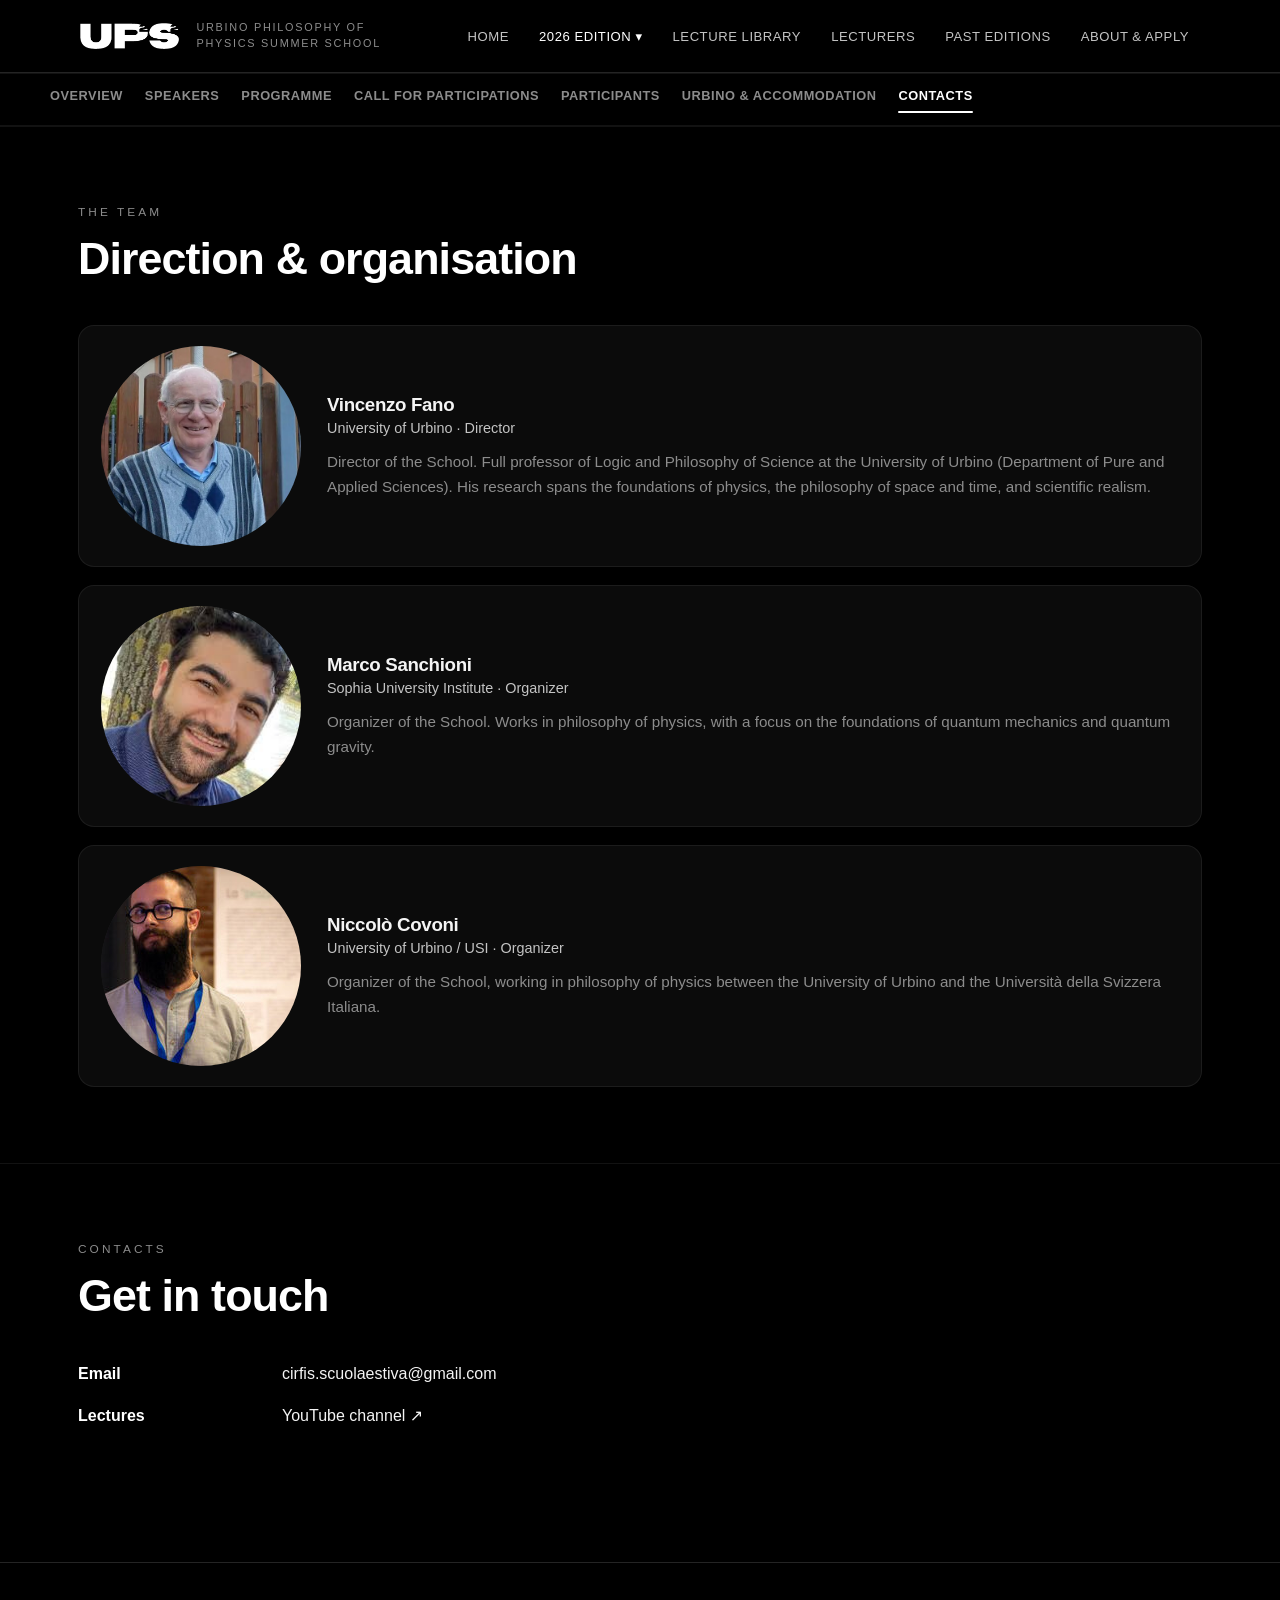
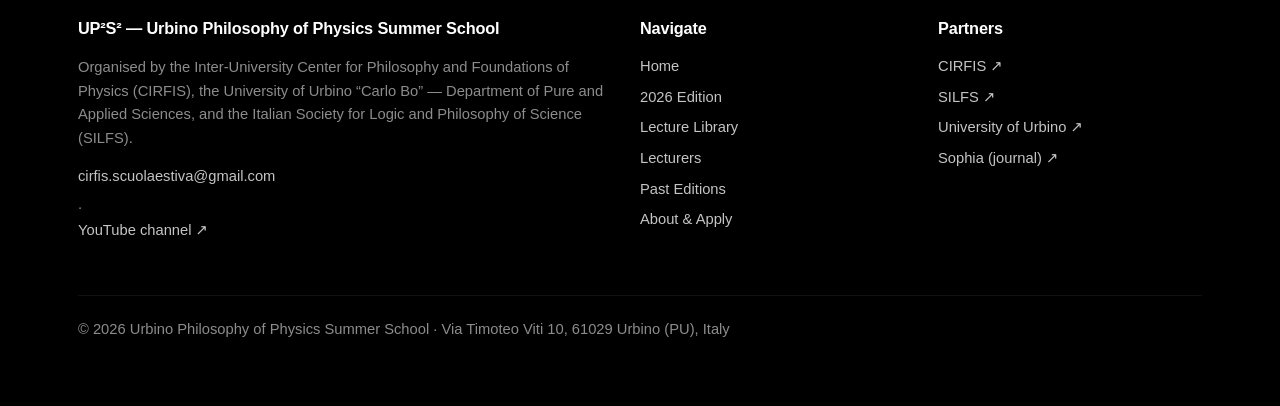
<file: 2026-contacts.html>
<!DOCTYPE html>
<html lang="en">
<head>
<meta charset="UTF-8">
<meta name="viewport" content="width=device-width, initial-scale=1">
<title>Contacts — 2026 Edition — UP²S²</title>
<meta name="description" content="Contacts for the 2026 Urbino Summer School.">
<link rel="stylesheet" href="assets/style.css">
</head>
<body>
<div id="site-header"></div>
<main id="app"></main>
<div id="site-footer"></div>
<script src="assets/data.js"></script>
<script src="assets/app.js"></script>
<script>UPSS.renderCurrentContacts();</script>
</body>
</html>
</file>
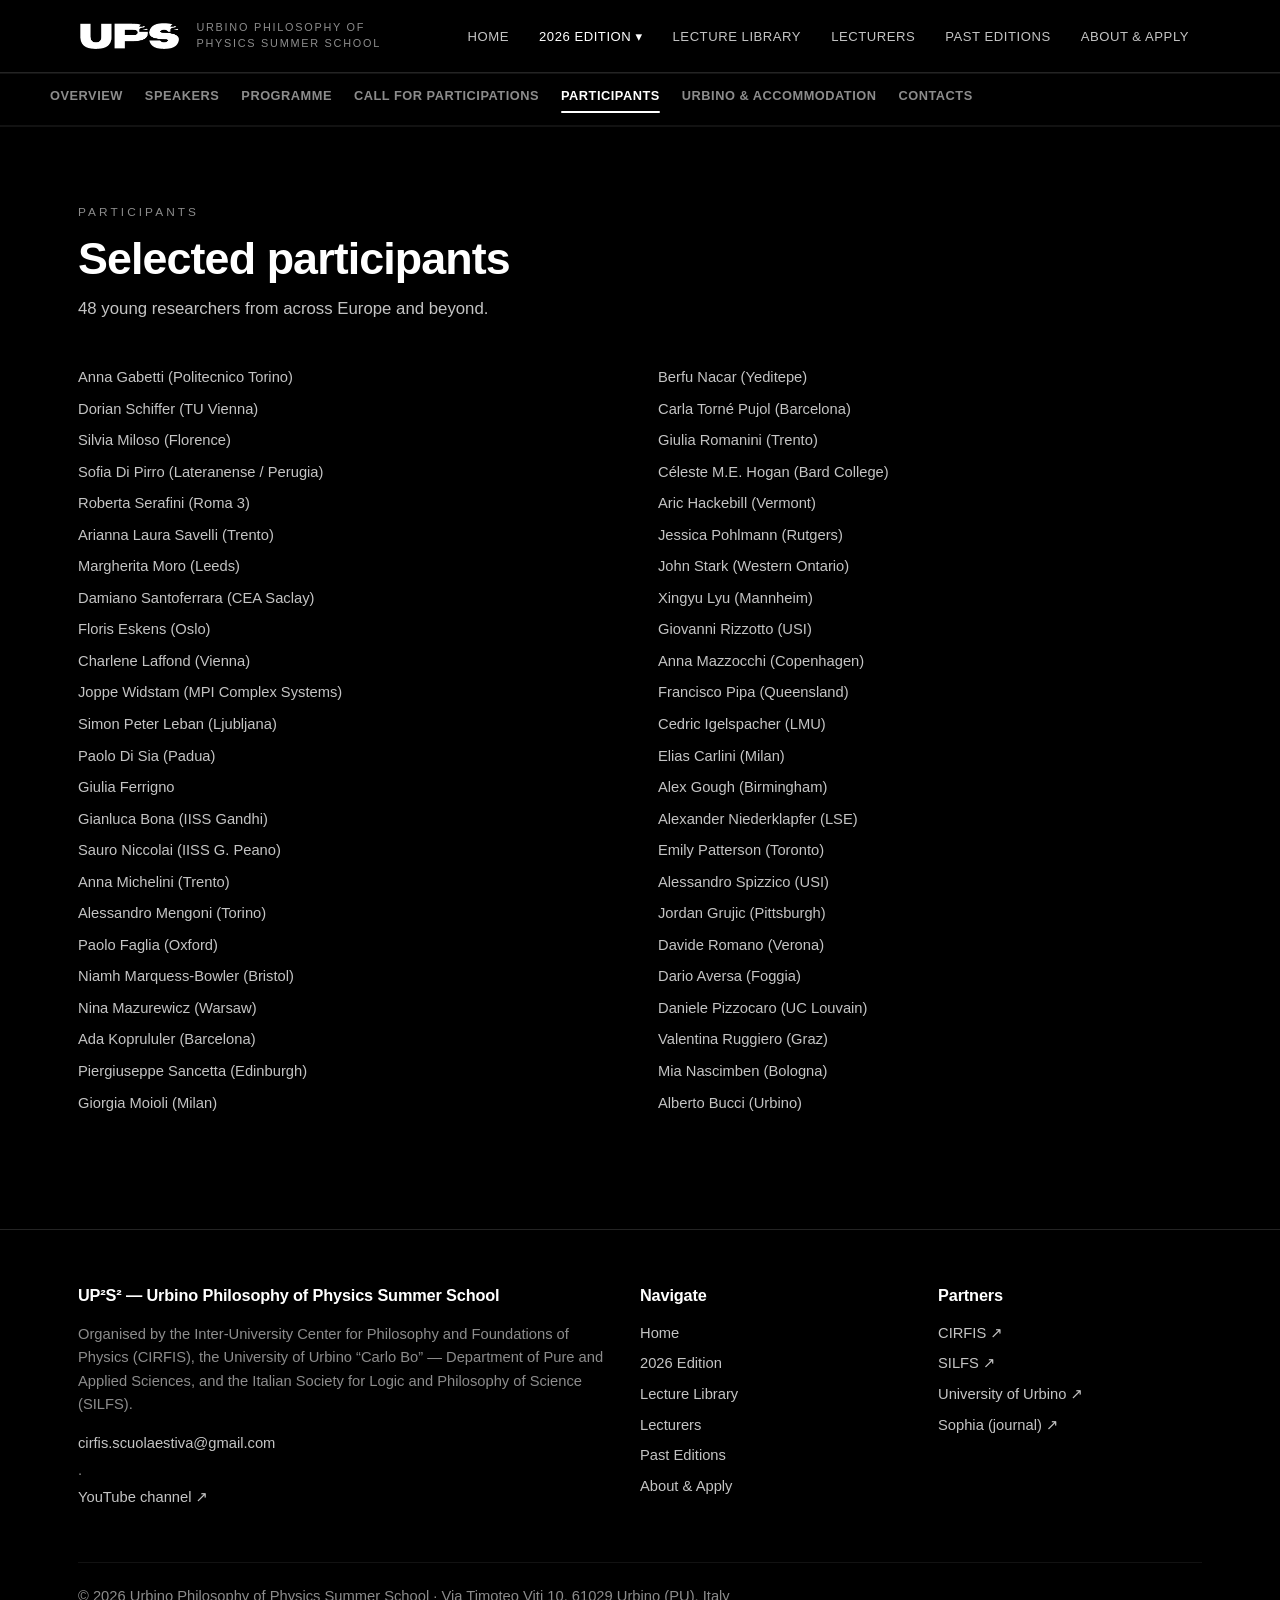
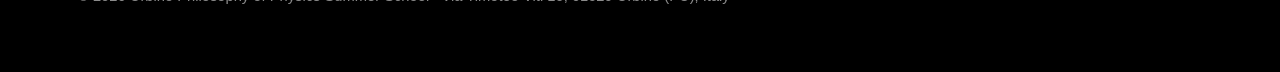
<file: 2026-participants.html>
<!DOCTYPE html>
<html lang="en">
<head>
<meta charset="UTF-8">
<meta name="viewport" content="width=device-width, initial-scale=1">
<title>Participants — 2026 Edition — UP²S²</title>
<meta name="description" content="Selected participants of the 2026 Urbino Summer School.">
<link rel="stylesheet" href="assets/style.css">
</head>
<body>
<div id="site-header"></div>
<main id="app"></main>
<div id="site-footer"></div>
<script src="assets/data.js"></script>
<script src="assets/app.js"></script>
<script>UPSS.renderCurrentParticipants();</script>
</body>
</html>
</file>
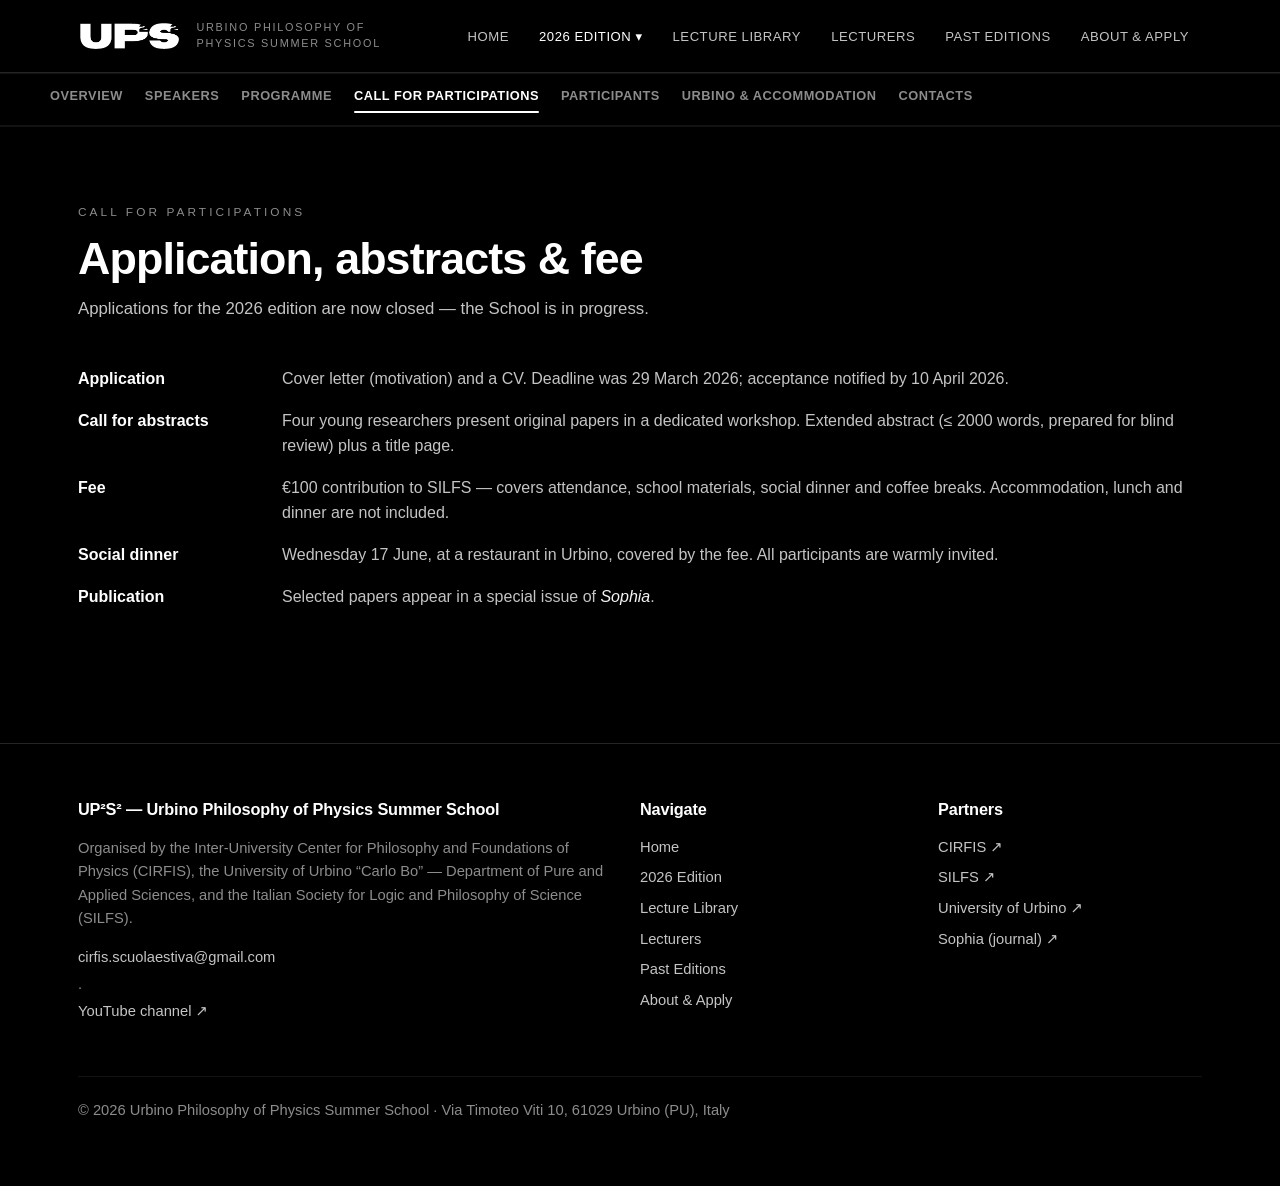
<file: 2026-participation.html>
<!DOCTYPE html>
<html lang="en">
<head>
<meta charset="UTF-8">
<meta name="viewport" content="width=device-width, initial-scale=1">
<title>Call for Participations — 2026 Edition — UP²S²</title>
<meta name="description" content="Application, abstracts and fee for the 2026 Urbino Summer School.">
<link rel="stylesheet" href="assets/style.css">
</head>
<body>
<div id="site-header"></div>
<main id="app"></main>
<div id="site-footer"></div>
<script src="assets/data.js"></script>
<script src="assets/app.js"></script>
<script>UPSS.renderCurrentParticipation();</script>
</body>
</html>
</file>
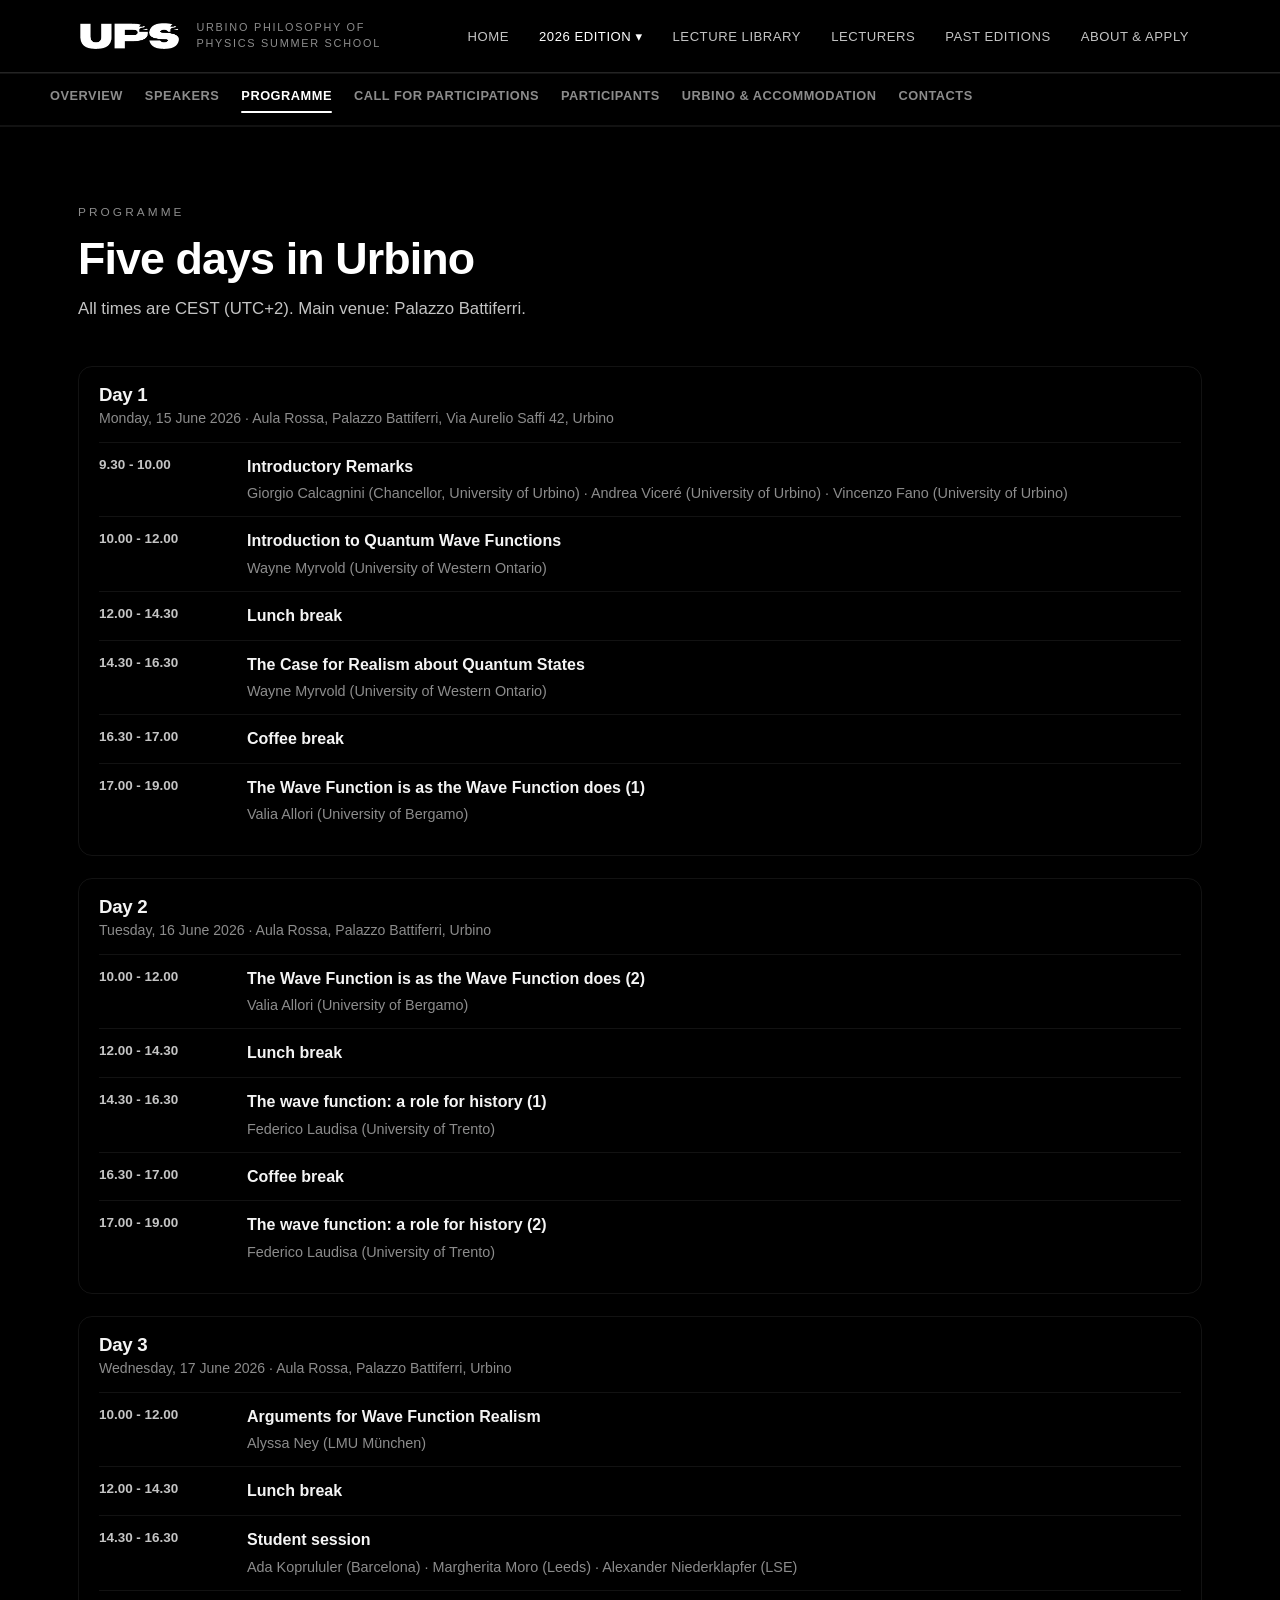
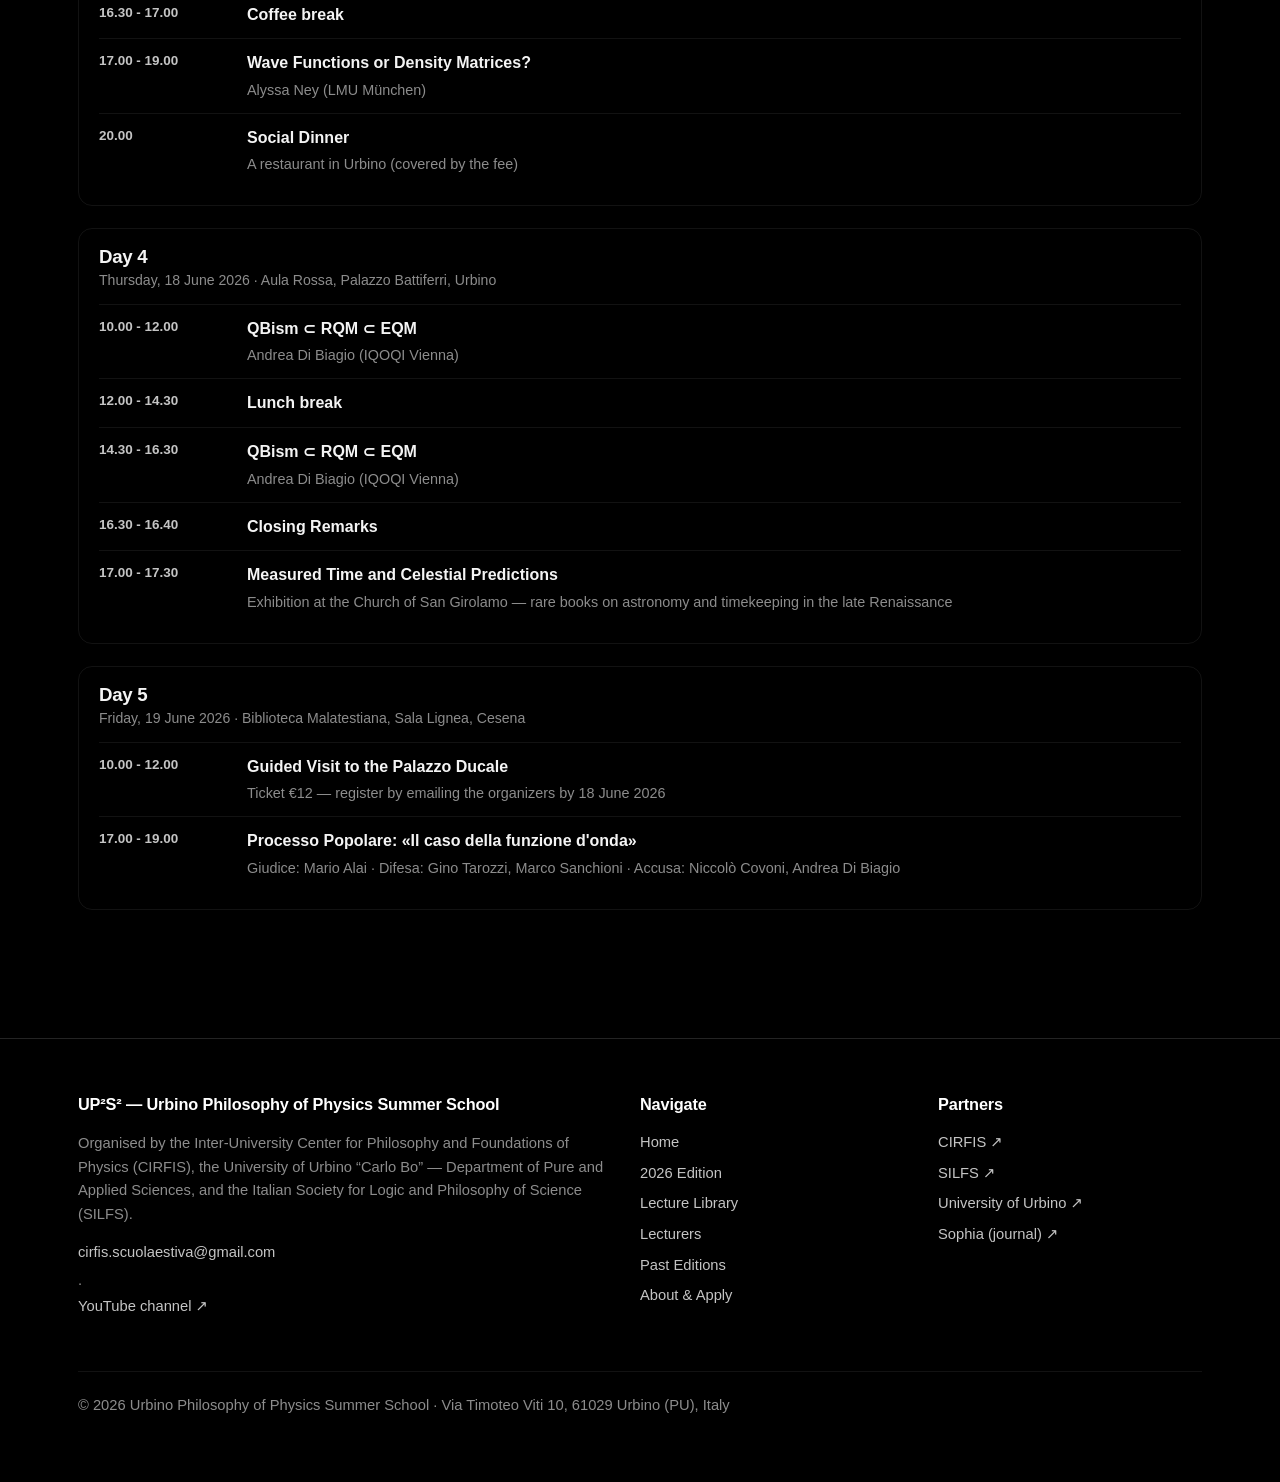
<file: 2026-program.html>
<!DOCTYPE html>
<html lang="en">
<head>
<meta charset="UTF-8">
<meta name="viewport" content="width=device-width, initial-scale=1">
<title>Programme — 2026 Edition — UP²S²</title>
<meta name="description" content="Full five-day programme of the 2026 Urbino Summer School.">
<link rel="stylesheet" href="assets/style.css">
</head>
<body>
<div id="site-header"></div>
<main id="app"></main>
<div id="site-footer"></div>
<script src="assets/data.js"></script>
<script src="assets/app.js"></script>
<script>UPSS.renderCurrentProgram();</script>
</body>
</html>
</file>
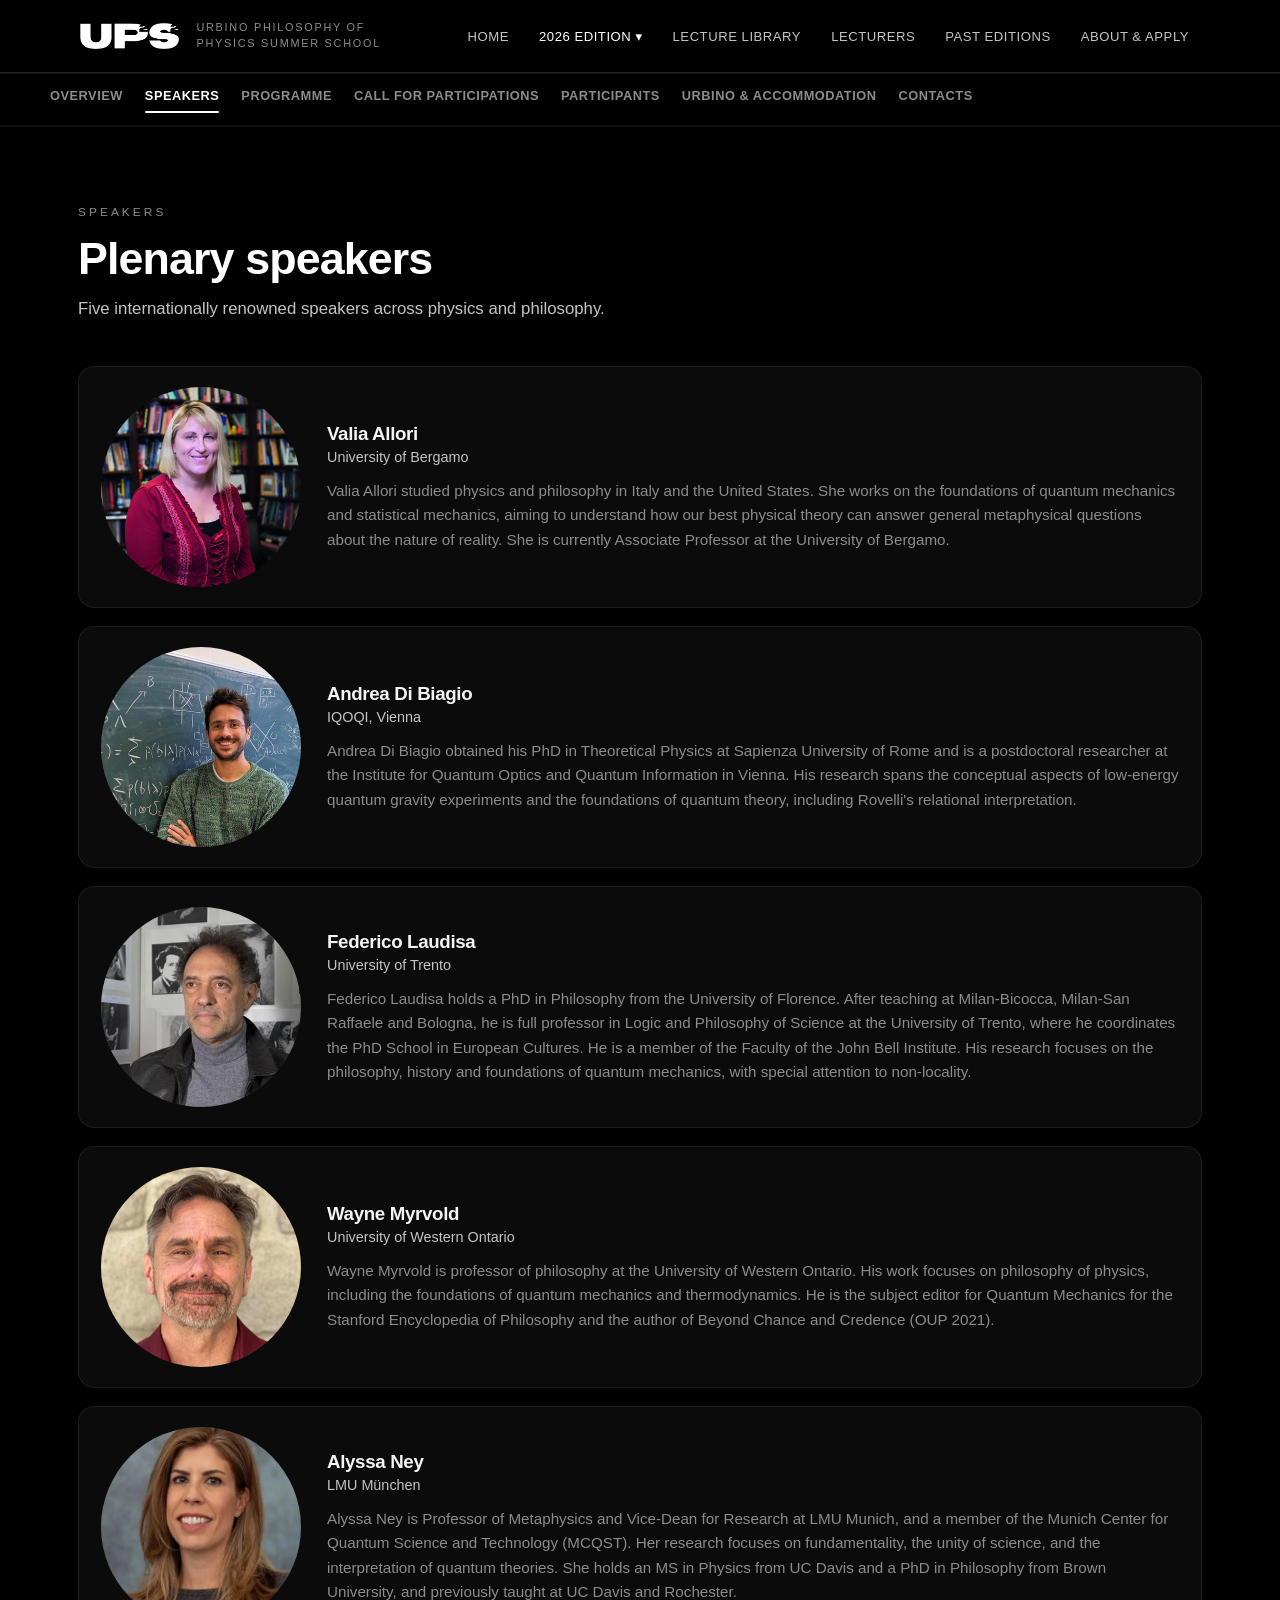
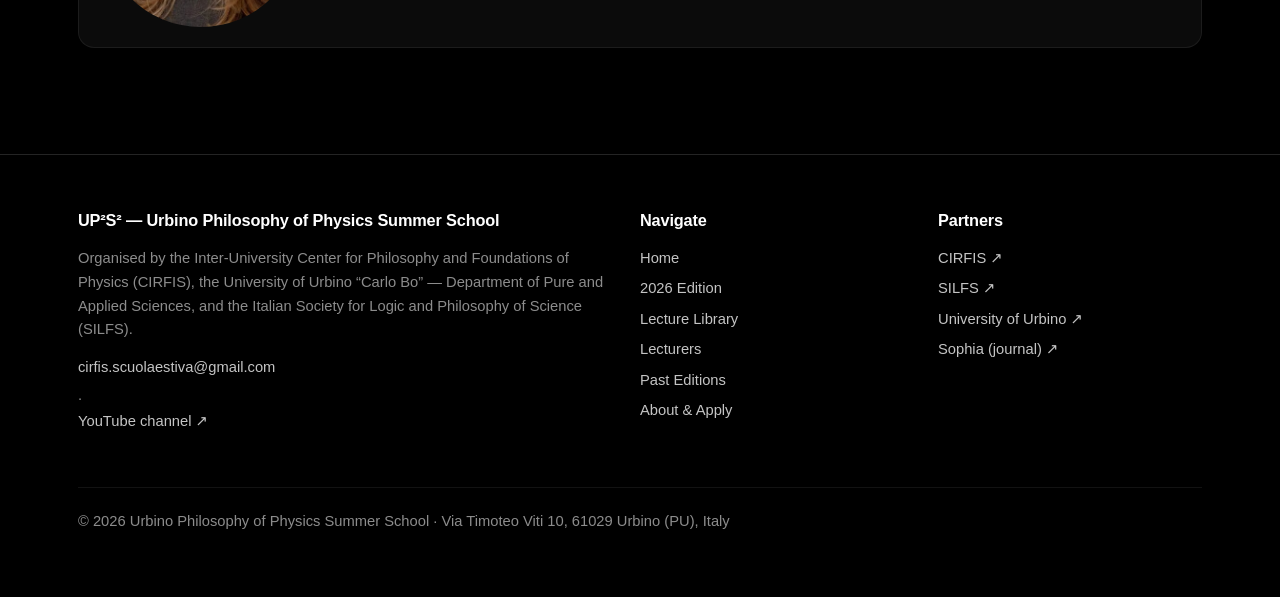
<file: 2026-speakers.html>
<!DOCTYPE html>
<html lang="en">
<head>
<meta charset="UTF-8">
<meta name="viewport" content="width=device-width, initial-scale=1">
<title>Speakers — 2026 Edition — UP²S²</title>
<meta name="description" content="Plenary speakers of the 2026 Urbino Philosophy of Physics Summer School.">
<link rel="stylesheet" href="assets/style.css">
</head>
<body>
<div id="site-header"></div>
<main id="app"></main>
<div id="site-footer"></div>
<script src="assets/data.js"></script>
<script src="assets/app.js"></script>
<script>UPSS.renderCurrentSpeakers();</script>
</body>
</html>
</file>
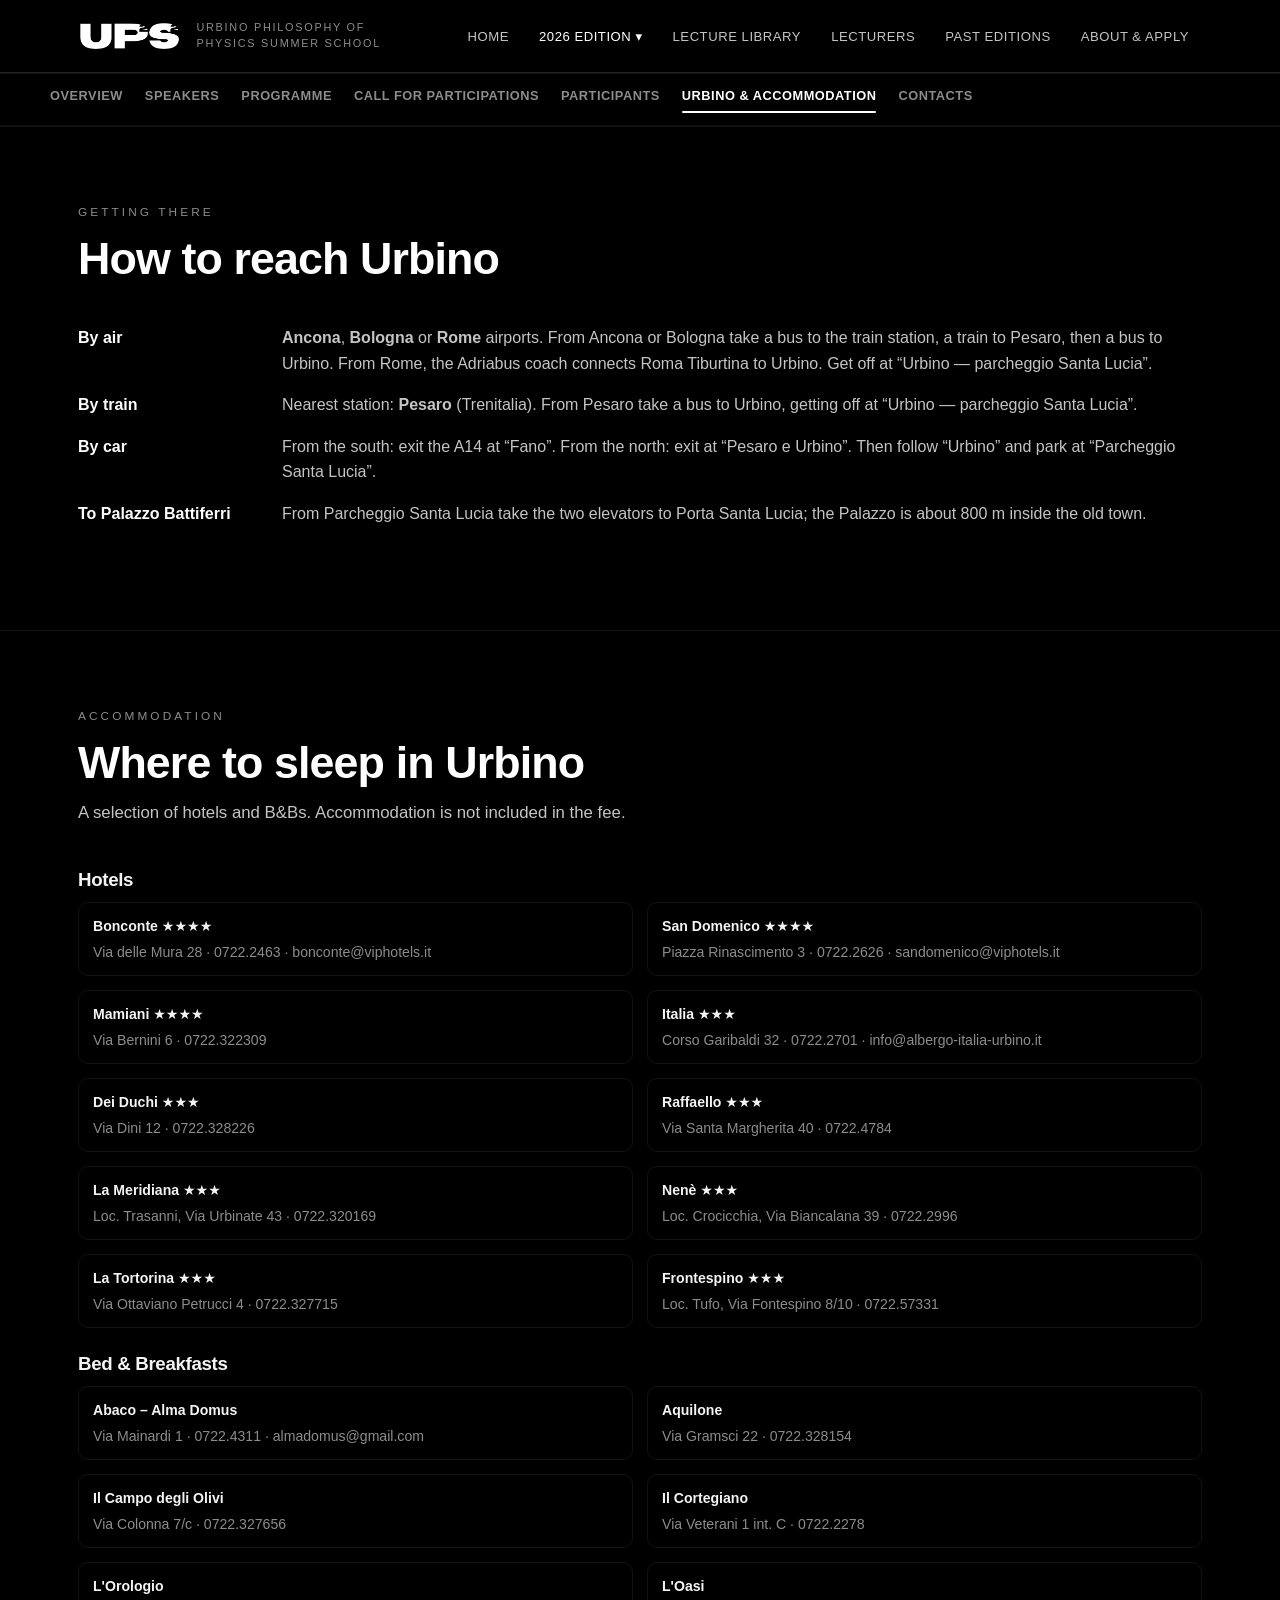
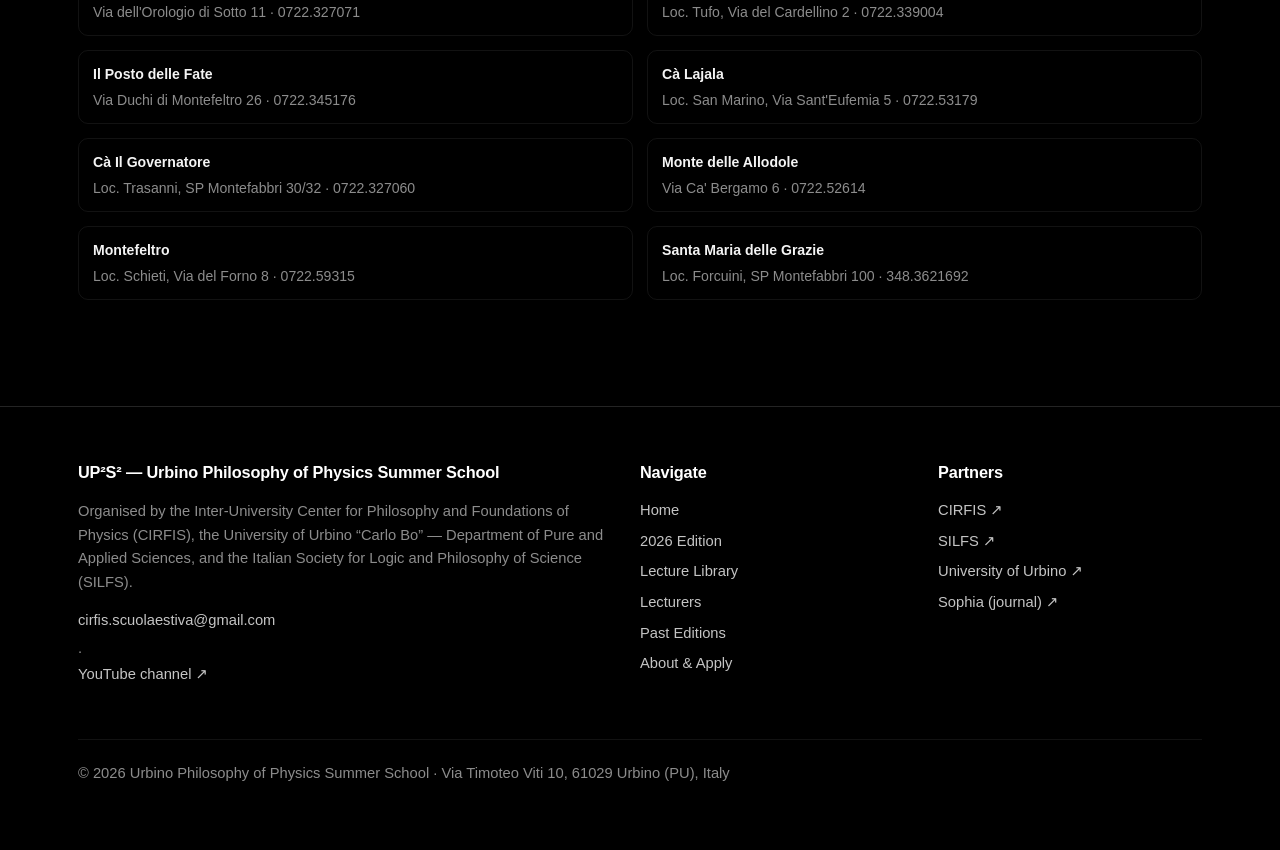
<file: 2026-urbino.html>
<!DOCTYPE html>
<html lang="en">
<head>
<meta charset="UTF-8">
<meta name="viewport" content="width=device-width, initial-scale=1">
<title>Urbino — 2026 Edition — UP²S²</title>
<meta name="description" content="How to reach Urbino and where to sleep.">
<link rel="stylesheet" href="assets/style.css">
</head>
<body>
<div id="site-header"></div>
<main id="app"></main>
<div id="site-footer"></div>
<script src="assets/data.js"></script>
<script src="assets/app.js"></script>
<script>UPSS.renderCurrentUrbino();</script>
</body>
</html>
</file>
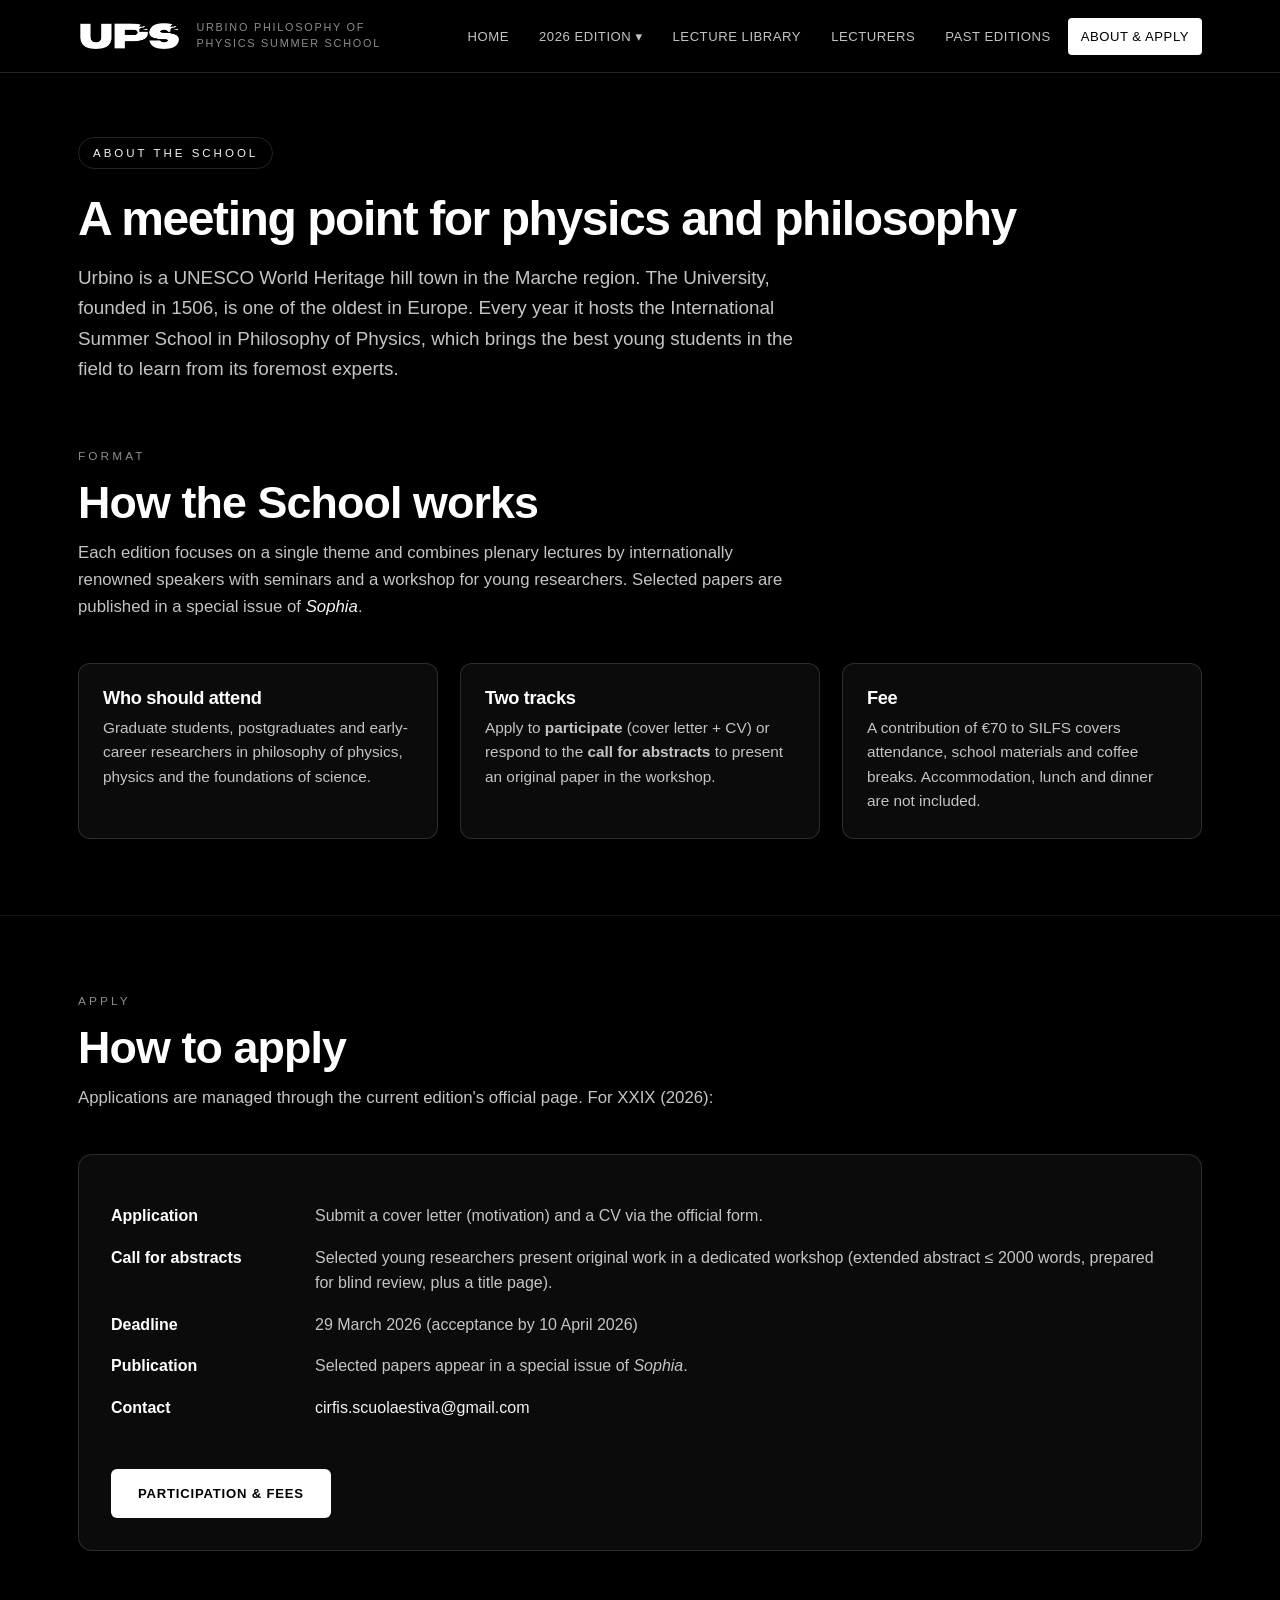
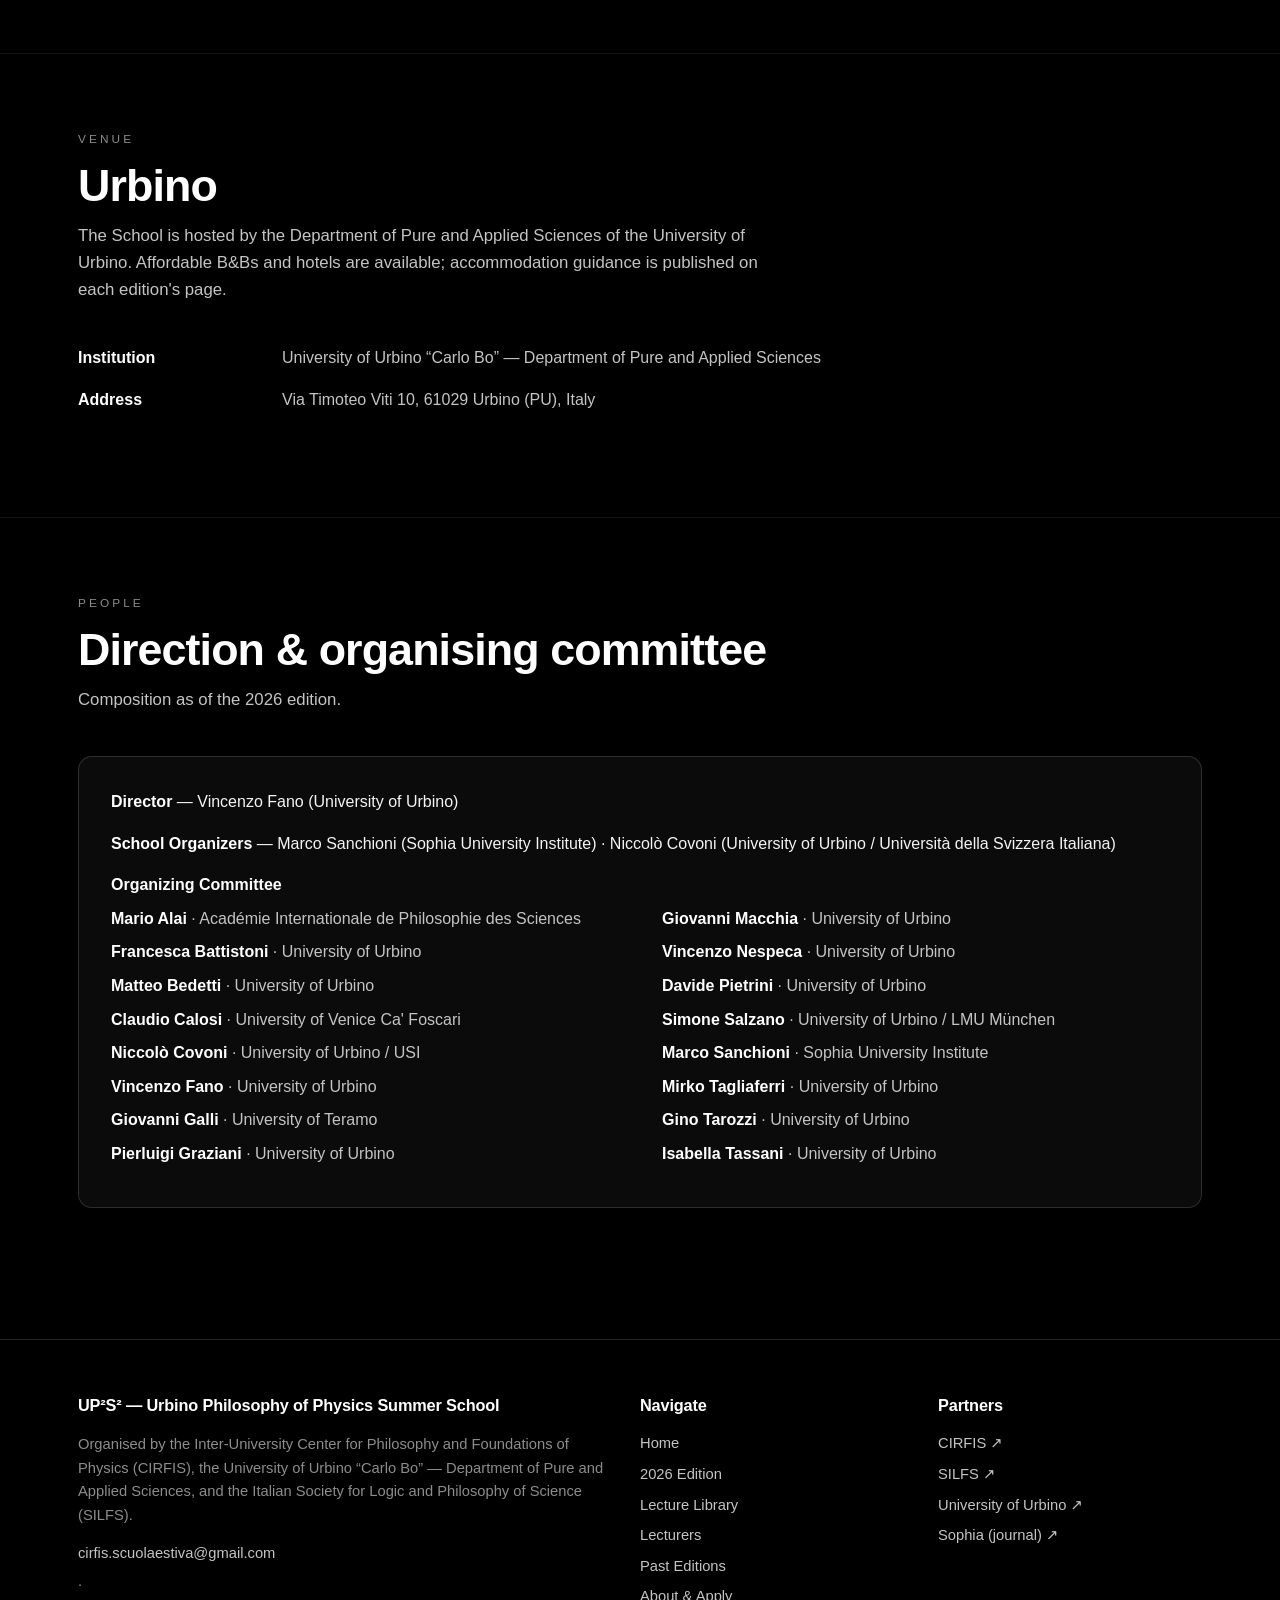
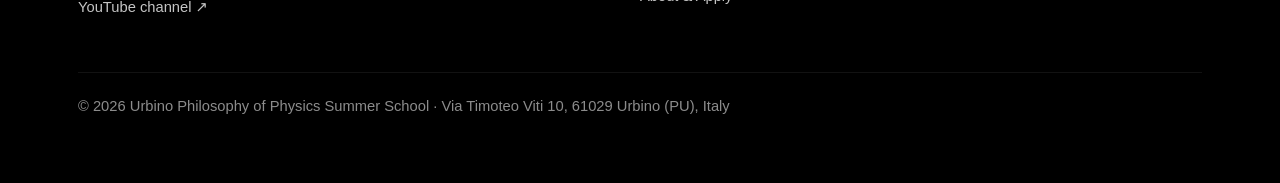
<file: about.html>
<!DOCTYPE html>
<html lang="en">
<head>
<meta charset="UTF-8">
<meta name="viewport" content="width=device-width, initial-scale=1">
<title>About &amp; Apply — UP²S²</title>
<meta name="description" content="About the Urbino Philosophy of Physics Summer School: format, how to apply, venue, fees, direction and organising committee.">
<link rel="stylesheet" href="assets/style.css">
</head>
<body>
<div id="site-header"></div>
<main id="app"></main>
<div id="site-footer"></div>
<script src="assets/data.js"></script>
<script src="assets/app.js"></script>
<script>UPSS.renderAbout(); if(location.hash){var el=document.querySelector(location.hash);if(el)el.scrollIntoView();}</script>
</body>
</html>
</file>
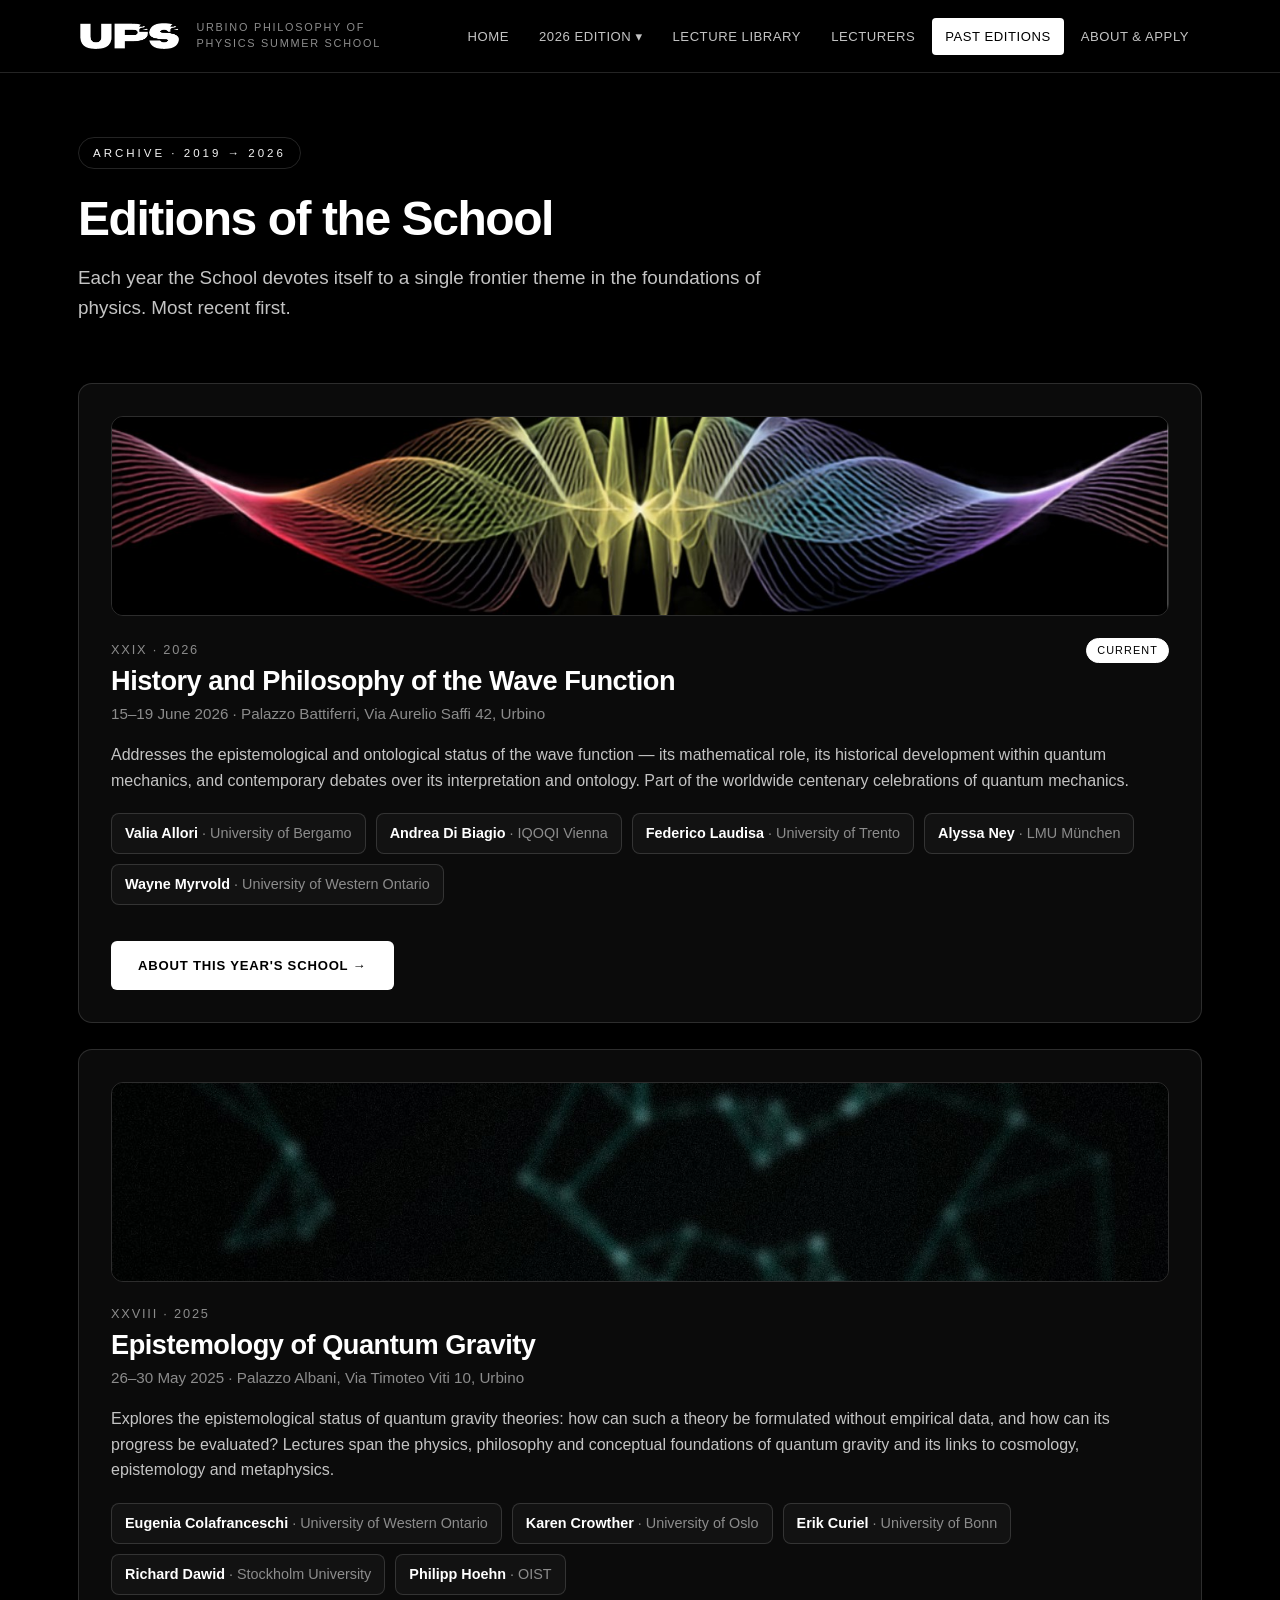
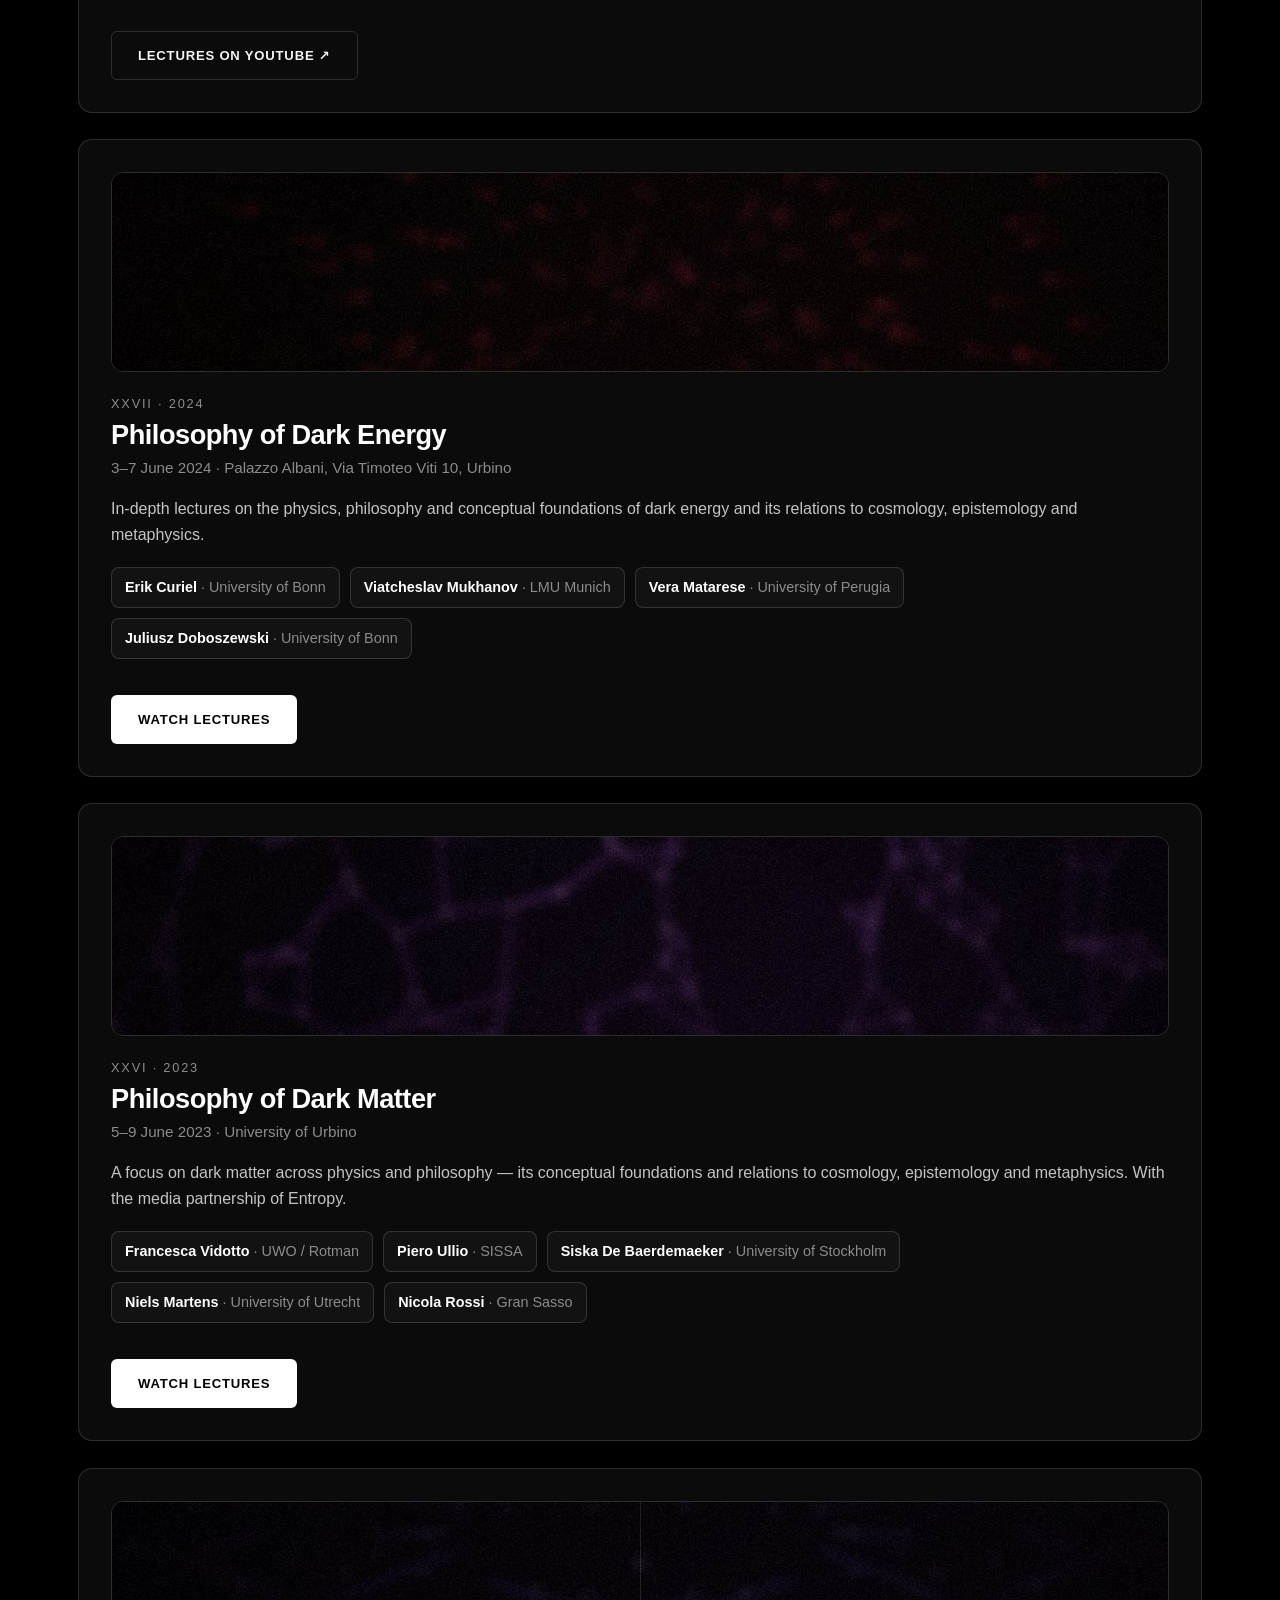
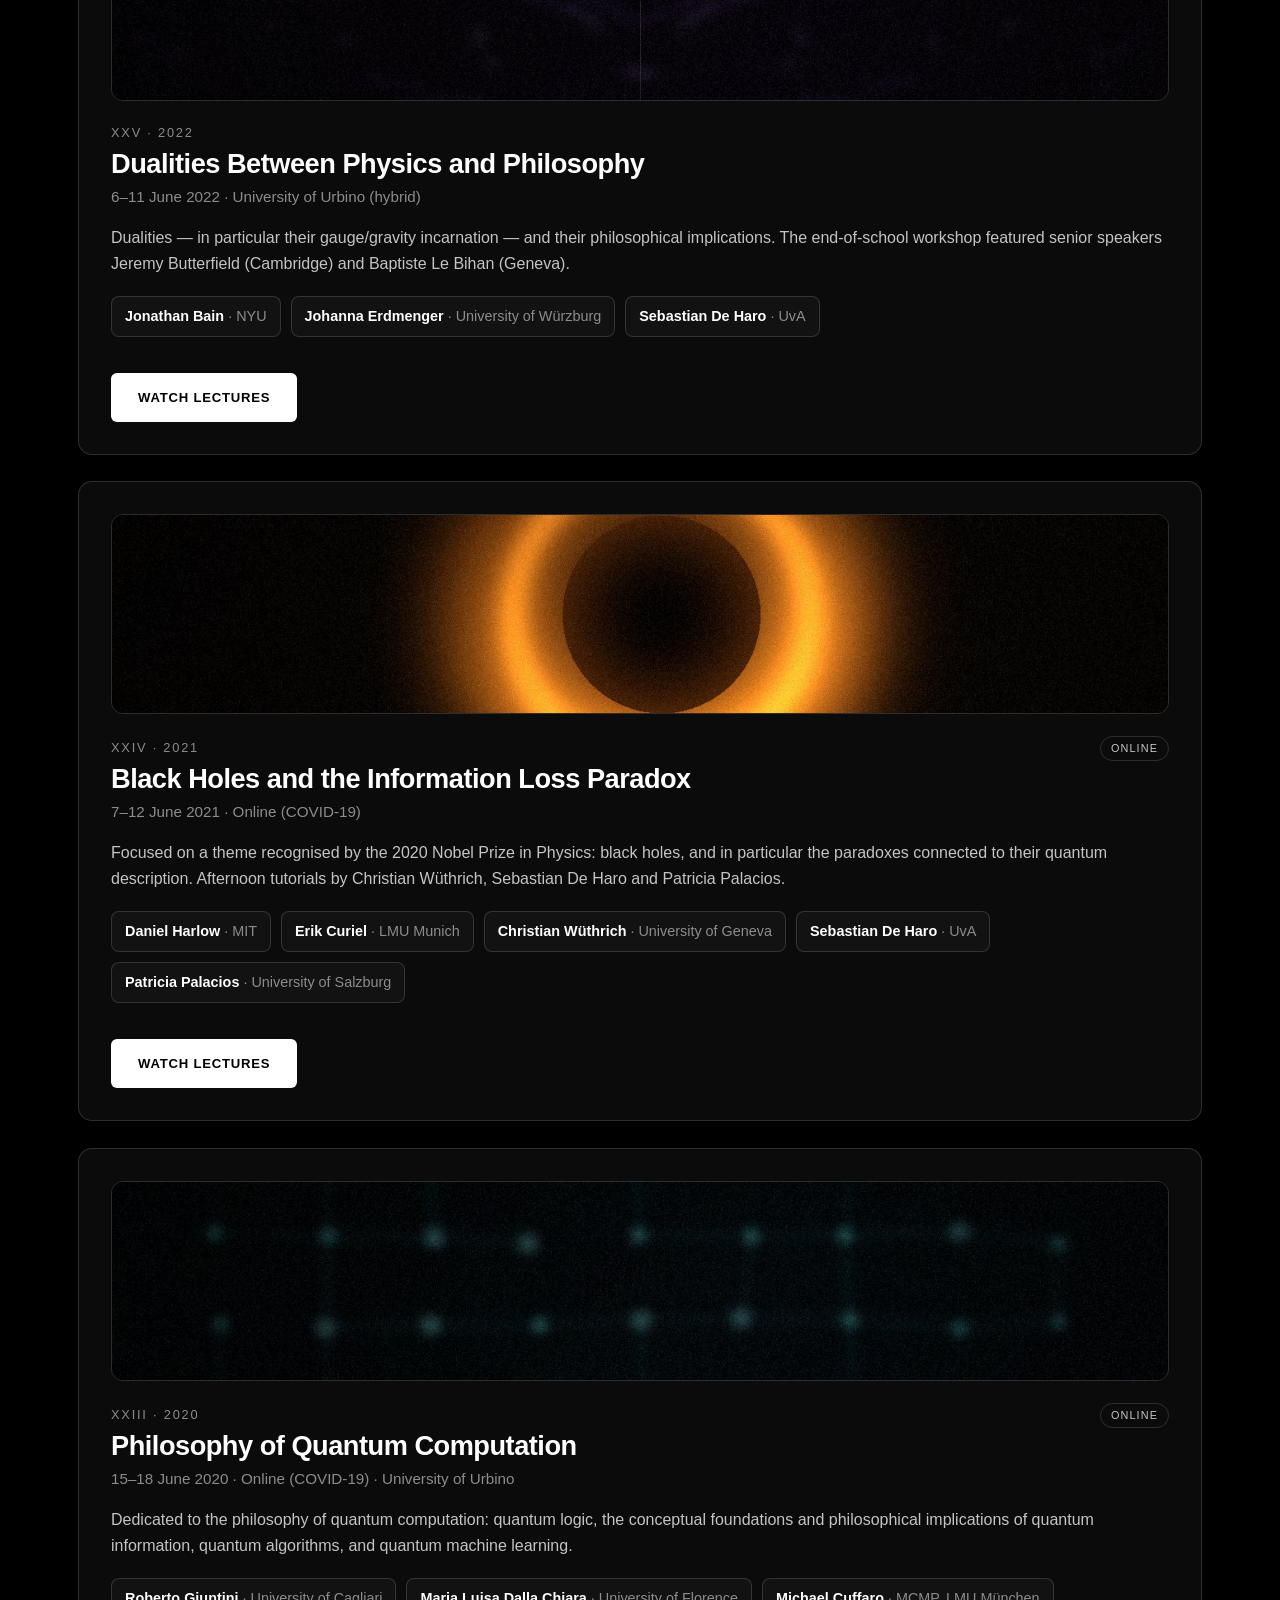
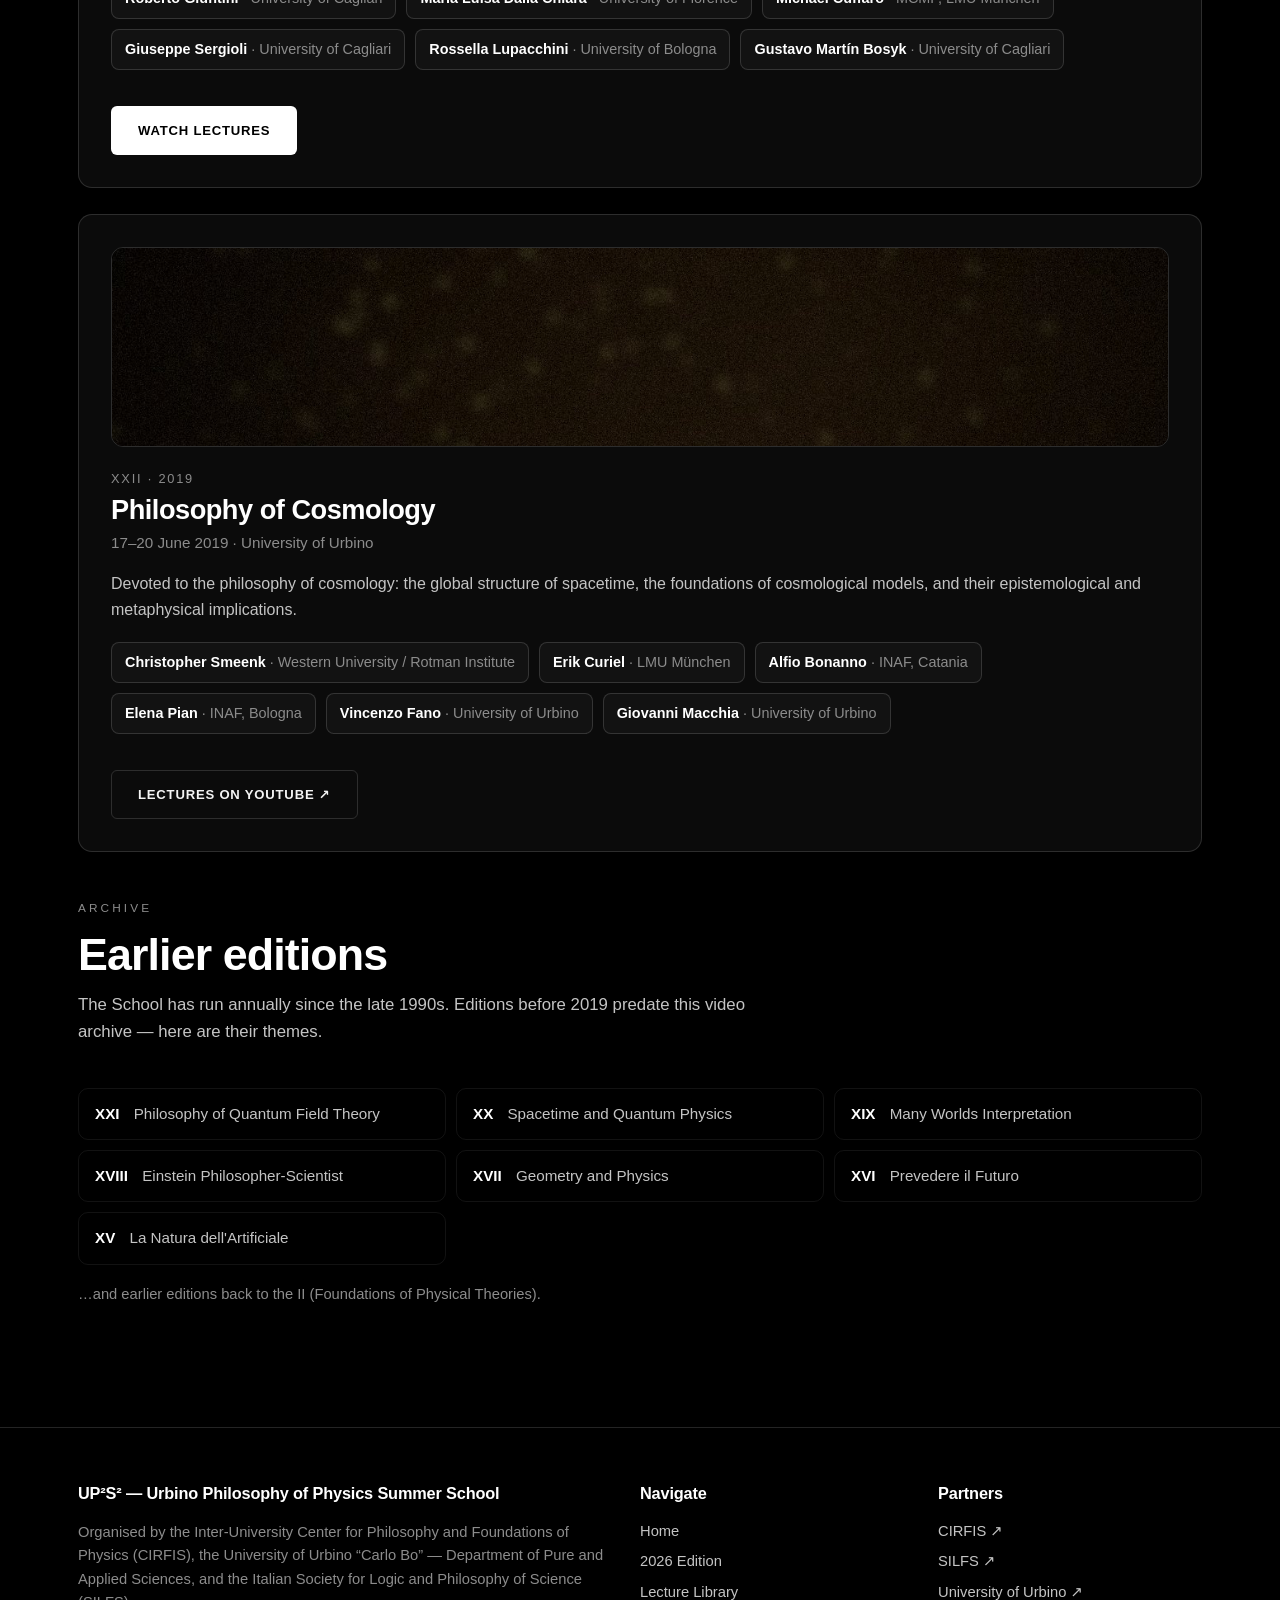
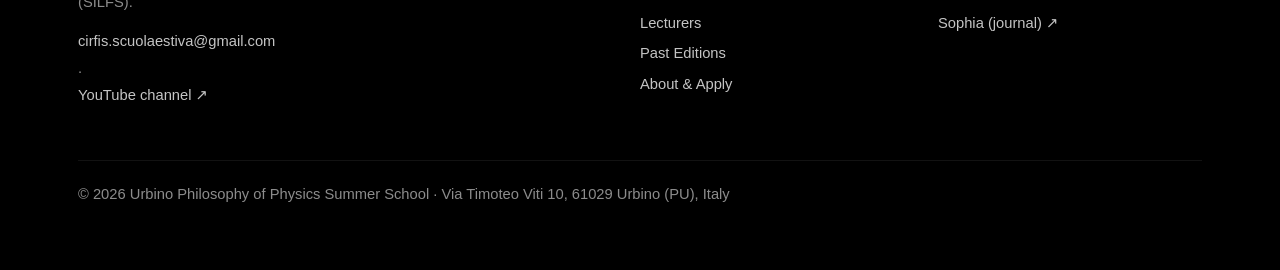
<file: editions.html>
<!DOCTYPE html>
<html lang="en">
<head>
<meta charset="UTF-8">
<meta name="viewport" content="width=device-width, initial-scale=1">
<title>Editions — UP²S²</title>
<meta name="description" content="Archive of the Urbino Philosophy of Physics Summer School: themes, dates, speakers and lectures from each edition.">
<link rel="stylesheet" href="assets/style.css">
</head>
<body>
<div id="site-header"></div>
<main id="app"></main>
<div id="site-footer"></div>
<script src="assets/data.js"></script>
<script src="assets/app.js"></script>
<script>UPSS.renderEditions(); if(location.hash){var el=document.querySelector(location.hash);if(el)el.scrollIntoView();}</script>
</body>
</html>
</file>
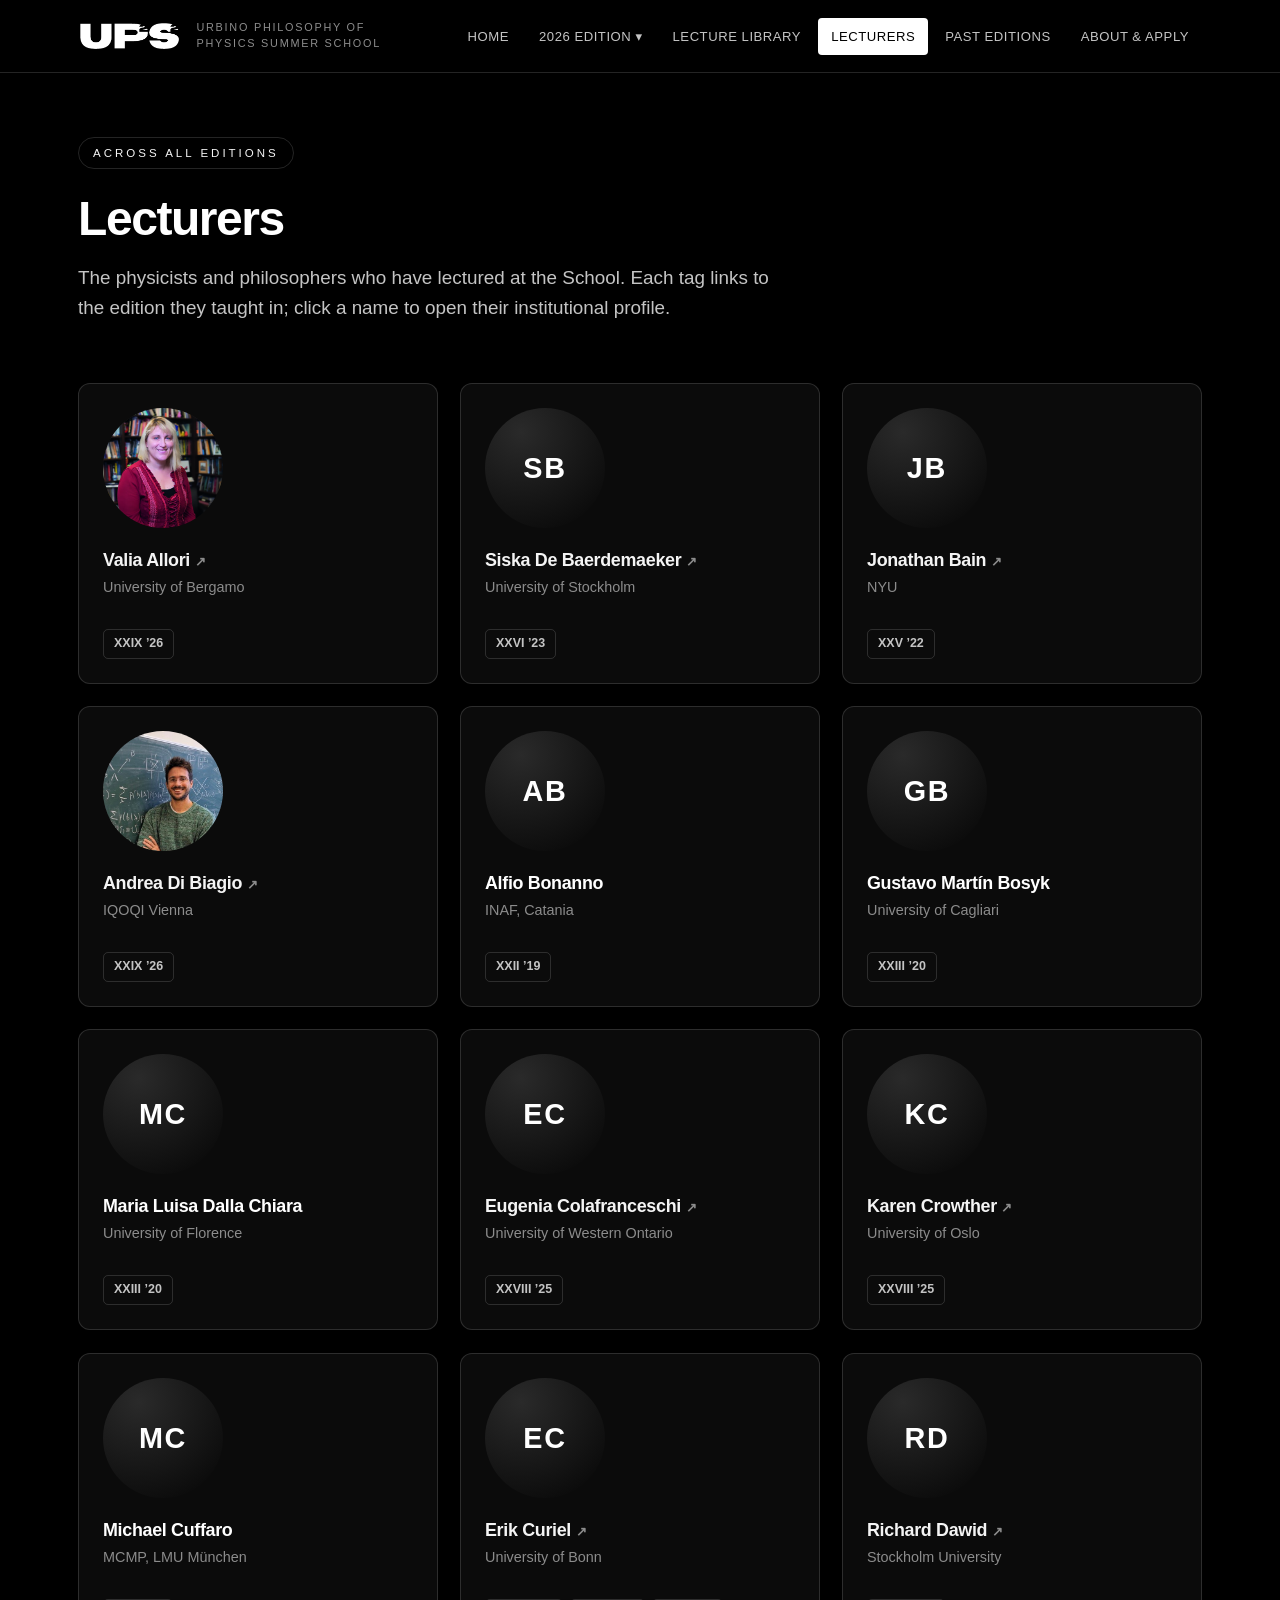
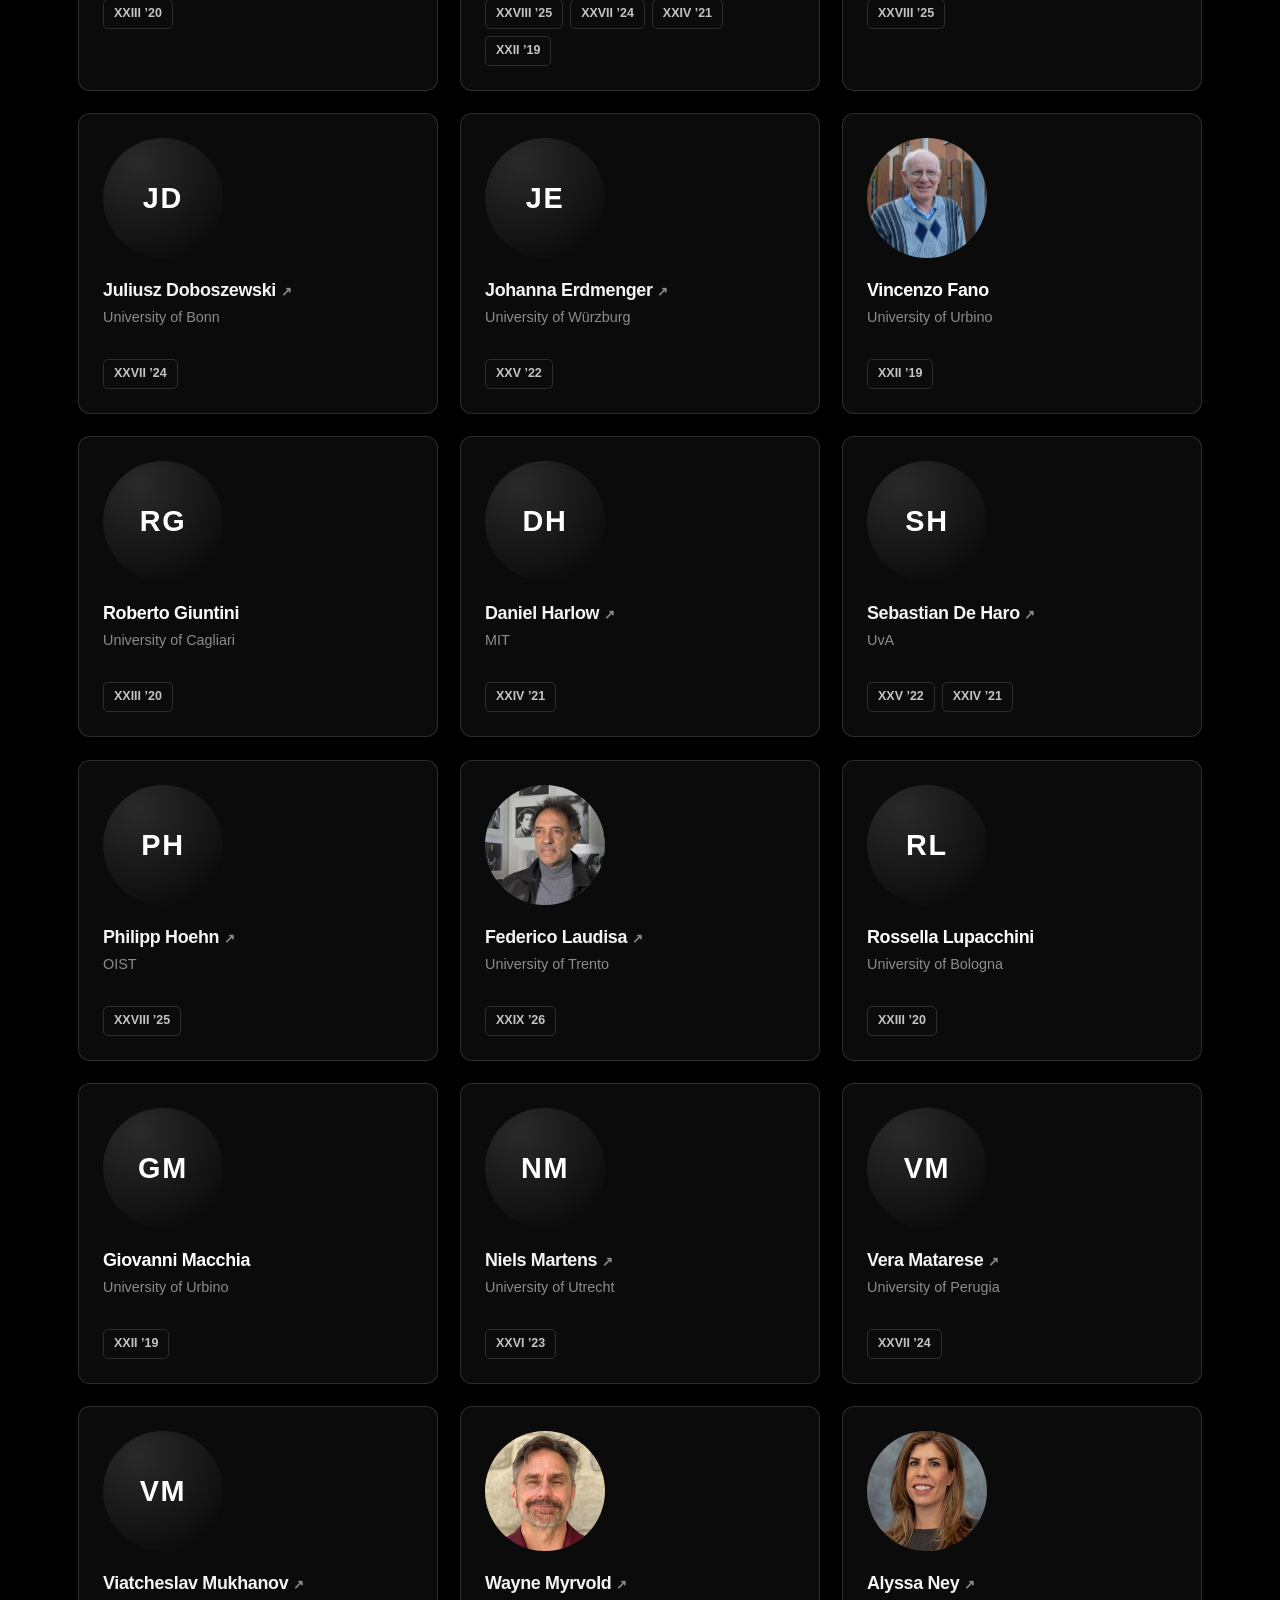
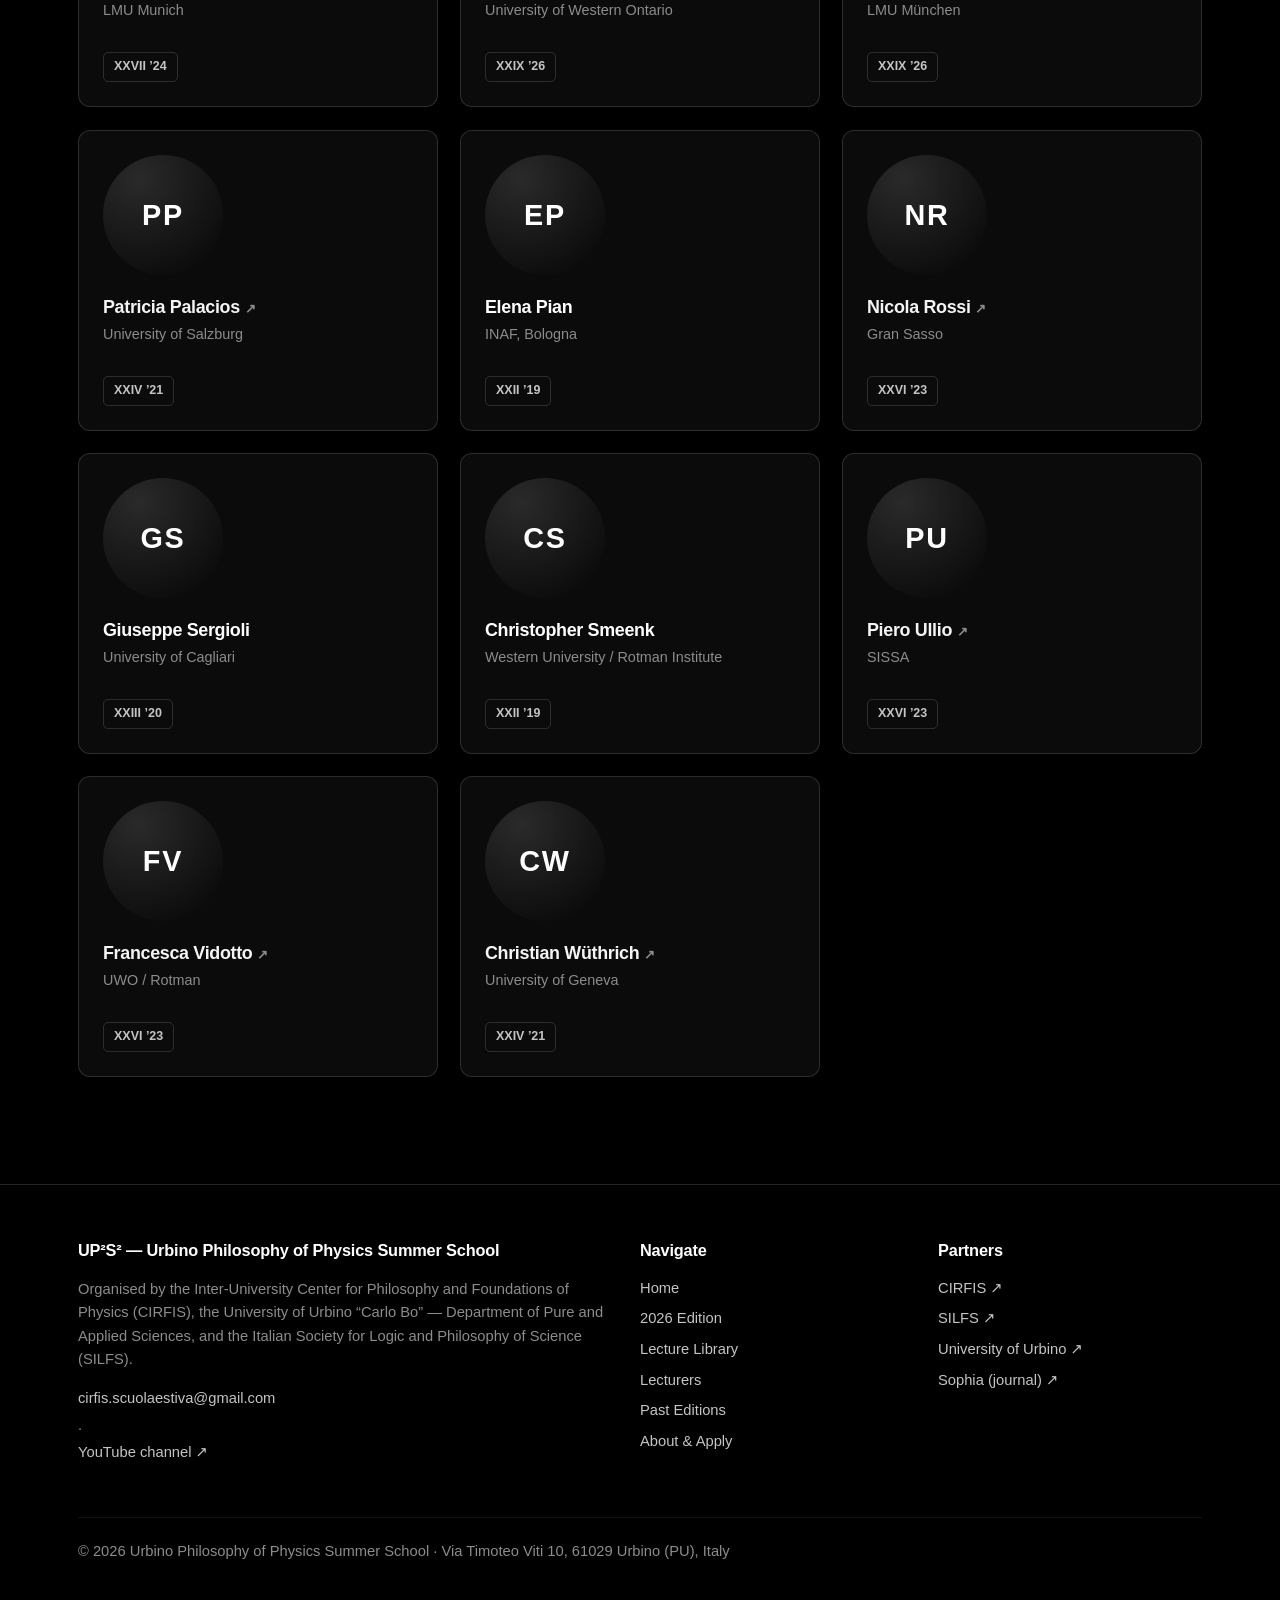
<file: speakers.html>
<!DOCTYPE html>
<html lang="en">
<head>
<meta charset="UTF-8">
<meta name="viewport" content="width=device-width, initial-scale=1">
<title>Speakers — UP²S²</title>
<meta name="description" content="The physicists and philosophers who have lectured at the Urbino Philosophy of Physics Summer School across its editions.">
<link rel="stylesheet" href="assets/style.css">
</head>
<body>
<div id="site-header"></div>
<main id="app"></main>
<div id="site-footer"></div>
<script src="assets/data.js"></script>
<script src="assets/app.js"></script>
<script>UPSS.renderSpeakers();</script>
</body>
</html>
</file>
<file: assets/style.css>
/* ==============================================================================
   Urbino International Summer School in Philosophy of Physics
   Unified site — shared stylesheet — all-black / WOST-inspired theme
   ============================================================================== */

:root {
  --bg:        #000000;
  --bg-2:      #060606;
  --panel:     #0b0b0b;
  --panel-2:   #121212;
  --ink:       #f4f4f4;
  --ink-soft:  #c4c4c4;
  --muted:     #8c8c8c;
  --line:      rgba(255,255,255,0.14);
  --line-soft: rgba(255,255,255,0.07);
  --gold:      #ffffff;
  --gold-soft: #ffffff;
  --accent:    #ffffff;
  --accent-2:  #d6d6d6;
  --maxw:      1180px;
  --serif:     "Helvetica Neue", "Inter", Helvetica, Arial, sans-serif;
  --sans:      "Helvetica Neue", "Inter", Helvetica, Arial, system-ui, -apple-system, "Segoe UI", Roboto, sans-serif;
  --shadow:    0 24px 60px rgba(0,0,0,0.6);
}

* { box-sizing: border-box; }
html { scroll-behavior: smooth; }
body {
  margin: 0; font-family: var(--sans); color: var(--ink); background: var(--bg);
  line-height: 1.6; -webkit-font-smoothing: antialiased;
}
a { color: var(--ink); text-decoration: none; }
a:hover { color: #fff; }
h1, h2, h3 { font-family: var(--serif); font-weight: 650; line-height: 1.08; letter-spacing: -0.018em; }
.wrap { max-width: var(--maxw); margin: 0 auto; padding: 0 28px; }

/* nav */
.nav { position: sticky; top: 0; z-index: 50; backdrop-filter: blur(12px); background: rgba(0,0,0,0.72); border-bottom: 1px solid var(--line); }
.nav .wrap { display: flex; align-items: center; gap: 18px; height: 72px; }
.brand { display: flex; align-items: center; gap: 13px; margin-right: auto; }
.brand .mark { width: 34px; height: 34px; flex: 0 0 34px; }
.brand b { font-family: var(--serif); font-size: 1rem; letter-spacing: .2px; color: #fff; }
.brand span { display: block; font-size: .68rem; color: var(--muted); letter-spacing: .16em; text-transform: uppercase; line-height: 1.45; }
.nav nav { display: flex; gap: 4px; flex-wrap: wrap; }
.nav nav a { color: var(--ink-soft); padding: 8px 13px; border-radius: 4px; font-size: .82rem; font-weight: 500; letter-spacing: .04em; text-transform: uppercase; transition: .15s; }
.nav nav a:hover, .nav nav a.active { color: #000; background: #fff; }

/* hero */
.hero { position: relative; padding: 104px 0 76px; overflow: hidden; }
.hero .eyebrow { display: inline-block; font-size: .72rem; letter-spacing: .26em; text-transform: uppercase; color: var(--ink); border: 1px solid var(--line); padding: 6px 14px; border-radius: 999px; margin-bottom: 26px; }
.hero h1 { font-size: clamp(2.4rem, 6.2vw, 4.4rem); margin: 0 0 18px; color: #fff; letter-spacing: -0.03em; line-height: 1.02; }
.hero .lead { font-size: 1.18rem; color: var(--ink-soft); max-width: 720px; }
.hero .meta { margin-top: 30px; display: flex; gap: 30px; flex-wrap: wrap; color: var(--ink-soft); font-size: .95rem; }
.hero .meta b { color: #fff; font-weight: 600; }
.cta-row { margin-top: 36px; display: flex; gap: 14px; flex-wrap: wrap; }
.hero-home { background-size: cover; background-position: center; }
.hero-grid { display: grid; grid-template-columns: 1.15fr .85fr; gap: 52px; align-items: center; }
.hero-fig { margin: 0; }
.hero-fig img { width: 100%; border-radius: 14px; border: 1px solid var(--line); box-shadow: var(--shadow); display: block; }
.hero-fig figcaption { margin-top: 12px; text-align: center; color: var(--muted); font-size: .74rem; letter-spacing: .18em; text-transform: uppercase; }
.cthumb { width: 100%; height: 140px; object-fit: cover; background: #000; border-radius: 10px; margin: -2px 0 16px; border: 1px solid var(--line); display: block; }
.ebanner { width: 100%; height: 200px; object-fit: cover; border-radius: 12px; border: 1px solid var(--line); margin-bottom: 22px; display: block; }

/* buttons */
.btn { display: inline-block; padding: 13px 26px; border-radius: 6px; font-weight: 600; font-size: .82rem; letter-spacing: .06em; text-transform: uppercase; transition: .18s; border: 1px solid transparent; }
.btn-gold { background: #fff; color: #000; }
.btn-gold:hover { color: #000; background: #d6d6d6; transform: translateY(-2px); }
.btn-ghost { border-color: var(--line); color: var(--ink); background: transparent; }
.btn-ghost:hover { color: #000; background: #fff; border-color: #fff; }
.stars { position: absolute; inset: 0; pointer-events: none; opacity: .5; }

/* sections */
section.block { padding: 76px 0; border-top: 1px solid var(--line-soft); }
.section-head { max-width: 720px; margin-bottom: 42px; }
.section-head .kicker { color: var(--muted); font-size: .74rem; letter-spacing: .26em; text-transform: uppercase; }
.section-head h2 { font-size: clamp(1.8rem, 3.8vw, 2.8rem); margin: 12px 0 14px; color: #fff; letter-spacing: -0.02em; }
.section-head p { color: var(--ink-soft); font-size: 1.05rem; margin: 0; }

/* cards / grids */
.grid { display: grid; gap: 22px; }
.grid.cols-3 { grid-template-columns: repeat(3, 1fr); }
.grid.cols-2 { grid-template-columns: repeat(2, 1fr); }
.card { background: var(--panel); border: 1px solid var(--line); border-radius: 12px; padding: 24px; transition: .2s; }
.card:hover { transform: translateY(-3px); border-color: rgba(255,255,255,0.45); background: var(--panel-2); }
.card .year { color: var(--muted); font-weight: 600; letter-spacing: .1em; text-transform: uppercase; font-size: .74rem; }
.card h3 { margin: 9px 0 6px; color: #fff; font-size: 1.28rem; }
.card .when { color: var(--muted); font-size: .9rem; margin-bottom: 14px; }
.card p { color: var(--ink-soft); font-size: .96rem; margin: 0 0 14px; }
.card .speakers { font-size: .86rem; color: var(--muted); }
.card .speakers b { color: var(--ink-soft); font-weight: 600; }
.badge { display: inline-block; font-size: .68rem; letter-spacing: .1em; text-transform: uppercase; padding: 3px 10px; border-radius: 999px; margin-left: 6px; }
.badge.live { background: #fff; color: #000; border: 1px solid #fff; }
.badge.online { background: transparent; color: var(--ink-soft); border: 1px solid var(--line); }

/* features */
.features { display: grid; grid-template-columns: repeat(3,1fr); gap: 22px; }
.feature .ic { display: none; }
.feature h3 { color:#fff; font-size: 1.14rem; margin: 0 0 8px; }
.feature p { color: var(--ink-soft); margin: 0; font-size: .96rem; }

/* edition detail */
.edition { background: var(--panel); border: 1px solid var(--line); border-radius: 14px; padding: 32px; margin-bottom: 26px; scroll-margin-top: 90px; }
.edition .head { display: flex; align-items: baseline; justify-content: space-between; gap: 16px; flex-wrap: wrap; }
.edition .num { font-family: var(--serif); color: var(--muted); font-size: .8rem; letter-spacing: .14em; text-transform: uppercase; }
.edition h3 { font-size: 1.7rem; color: #fff; margin: 6px 0; }
.edition .when { color: var(--muted); font-size: .95rem; }
.edition p.desc { color: var(--ink-soft); margin: 16px 0 20px; }
.spk-list { display: flex; flex-wrap: wrap; gap: 10px; }
.spk { background: rgba(255,255,255,0.03); border: 1px solid var(--line); border-radius: 8px; padding: 8px 13px; font-size: .9rem; }
.spk b { color: #fff; }
.spk span { color: var(--muted); }

/* people */
.people { columns: 2; column-gap: 44px; color: var(--ink-soft); }
.people p { margin: 0 0 8px; break-inside: avoid; }
.people b { color: #fff; }

/* info list */
.info { display: grid; grid-template-columns: 180px 1fr; gap: 4px 24px; }
.info dt { color: #fff; font-weight: 600; }
.info dd { margin: 0 0 12px; color: var(--ink-soft); }

/* footer */
footer { border-top: 1px solid var(--line); padding: 52px 0 64px; margin-top: 30px; color: var(--muted); font-size: .92rem; }
footer .cols { display: grid; grid-template-columns: 2fr 1fr 1fr; gap: 34px; }
footer h4 { color: #fff; font-family: var(--serif); margin: 0 0 14px; font-size: 1.02rem; letter-spacing: -0.01em; }
footer a { color: var(--ink-soft); display: block; margin-bottom: 7px; }
footer a:hover { color: #fff; }
footer .fine { margin-top: 38px; padding-top: 22px; border-top: 1px solid var(--line-soft); }

/* lecture library */
.filters { display: flex; gap: 18px; flex-wrap: wrap; align-items: flex-end; margin-bottom: 32px; }
.filters label { display: flex; flex-direction: column; gap: 7px; font-size: .72rem; letter-spacing: .12em; text-transform: uppercase; color: var(--muted); }
.filters select { background: var(--panel-2); color: var(--ink); border: 1px solid var(--line); border-radius: 6px; padding: 11px 14px; font-size: .95rem; min-width: 230px; font-family: var(--sans); }
.filters select:focus { outline: none; border-color: #fff; }
.vgrid { display: grid; grid-template-columns: repeat(2, 1fr); gap: 24px; }
.vcard { background: var(--panel); border: 1px solid var(--line); border-radius: 12px; overflow: hidden; transition: .2s; }
.vcard:hover { border-color: rgba(255,255,255,0.45); box-shadow: var(--shadow); }
.vembed { position: relative; aspect-ratio: 16/9; background: #000; }
.vembed iframe { position: absolute; inset: 0; width: 100%; height: 100%; border: 0; }
.vplaceholder { position: absolute; inset: 0; display: grid; place-items: center; text-align: center; color: var(--ink-soft); font-size: .95rem; background-color: #000; background-size: cover; background-position: center; }
.vplaceholder span { background: rgba(0,0,0,0.74); padding: 10px 15px; border-radius: 8px; }
.vbody { padding: 18px 22px 22px; }
.vbody .year { color: var(--muted); font-weight: 600; font-size: .74rem; letter-spacing: .1em; text-transform: uppercase; }
.vbody h3 { color: #fff; font-size: 1.2rem; margin: 6px 0 8px; }
.vspk { color: var(--ink-soft); font-size: .9rem; margin: 0 0 12px; }
.vlink { font-size: .82rem; font-weight: 600; letter-spacing: .04em; text-transform: uppercase; border-bottom: 1px solid var(--line); }

/* speakers cards */
.scard h3 { font-size: 1.12rem; }
.spk-eds { margin-top: 16px; display: flex; flex-wrap: wrap; gap: 7px; }
.spk-eds a { font-size: .78rem; font-weight: 600; padding: 4px 10px; border-radius: 5px; background: transparent; border: 1px solid var(--line); color: var(--ink-soft); }
.spk-eds a:hover { background: #fff; color: #000; border-color: #fff; }

/* responsive */
@media (max-width: 860px) {
  .grid.cols-3, .grid.cols-2, .features, .vgrid, .hero-grid { grid-template-columns: 1fr; }
  .hero { padding: 64px 0 48px; }
  .hero-fig { margin-top: 26px; max-width: 420px; }
  .people { columns: 1; }
  .info { grid-template-columns: 1fr; }
  footer .cols { grid-template-columns: 1fr; }
  .nav nav { display: none; }
  .filters select { min-width: 0; width: 100%; }
}

.scard .spk-profile{margin-top:14px;padding:7px 14px;font-size:.86rem}

.lessons{margin:12px 0 6px}
.lessons summary{cursor:pointer;color:var(--gold);font-weight:600;font-size:.9rem;list-style:none}
.lessons summary::-webkit-details-marker{display:none}
.lessons summary::before{content:"▸ ";color:var(--gold)}
.lessons[open] summary::before{content:"▾ "}
.lesson-list{margin:12px 0 2px;padding-left:20px;display:grid;gap:8px}
.lesson-list li{color:var(--muted)}
.lesson-list a{color:var(--text);text-decoration:none;font-size:.9rem;line-height:1.35}
.lesson-list a:hover{color:var(--gold);text-decoration:underline}

/* ---- lecture video grid ---- */
.vgrid2{display:grid;grid-template-columns:repeat(auto-fill,minmax(260px,1fr));gap:20px}
.vcard2{background:var(--panel);border:1px solid var(--line-soft);border-radius:12px;overflow:hidden;display:flex;flex-direction:column}
.vthumb{position:relative;display:block;aspect-ratio:16/9;background:#000;overflow:hidden}
.vthumb img{width:100%;height:100%;object-fit:cover;display:block;transition:transform .3s}
.vcard2:hover .vthumb img{transform:scale(1.05)}
.vplay{position:absolute;inset:0;display:flex;align-items:center;justify-content:center;font-size:34px;color:#fff;opacity:.85;text-shadow:0 2px 12px rgba(0,0,0,.7)}
.vmeta{padding:12px 14px;display:flex;flex-direction:column;gap:6px}
.vtag{color:var(--muted);font-size:.74rem;text-transform:uppercase;letter-spacing:.05em}
.vtitle{color:var(--ink);text-decoration:none;font-size:.93rem;line-height:1.35;font-weight:600}
.vtitle:hover{color:var(--gold);text-decoration:underline}
.filters input[type=search]{background:var(--panel-2);border:1px solid var(--line);color:var(--ink);border-radius:8px;padding:8px 12px;font:inherit}
/* ---- 2026 page ---- */
.subnav{position:sticky;top:0;z-index:20;background:rgba(0,0,0,.92);backdrop-filter:blur(8px);border-top:1px solid var(--line-soft);border-bottom:1px solid var(--line-soft)}
.subnav .wrap{display:flex;flex-wrap:wrap;gap:8px 22px;padding:12px 0}
.subnav a{color:var(--muted);text-decoration:none;font-size:.8rem;font-weight:600;text-transform:uppercase;letter-spacing:.04em}
.subnav a:hover{color:var(--gold)}
.prog-day{border:1px solid var(--line-soft);border-radius:14px;padding:18px 20px;margin-bottom:22px}
.prog-day h3{margin:0 0 2px}
.prog-day .when{color:var(--muted);font-size:.88rem;margin-bottom:12px}
.slot{display:grid;grid-template-columns:130px 1fr;gap:6px 18px;padding:11px 0;border-top:1px solid var(--line-soft)}
.slot .t{color:var(--ink-soft);font-weight:600;font-size:.84rem}
.slot .who{color:var(--muted);font-size:.9rem;margin-top:3px}
.bio{margin-bottom:18px;padding-bottom:16px;border-bottom:1px solid var(--line-soft)}
.bio h3{margin:0 0 2px}
.bio .aff{color:var(--ink-soft);font-size:.9rem;margin-bottom:8px}
.bio p{color:var(--muted);margin:0}
.plist{columns:2;column-gap:36px}
.plist div{break-inside:avoid;color:var(--ink-soft);font-size:.92rem;margin-bottom:8px}
.acc-grid{display:grid;grid-template-columns:1fr 1fr;gap:14px}
.acc{border:1px solid var(--line-soft);border-radius:10px;padding:12px 14px;font-size:.88rem}
.acc b{display:block;margin-bottom:3px}
.acc .d{color:var(--muted)}
@media(max-width:640px){.plist{columns:1}.acc-grid{grid-template-columns:1fr}.slot{grid-template-columns:1fr}}

/* ---- 2026 nav dropdown ---- */
.navdrop{position:relative;display:inline-flex;align-items:center}
.navdrop-top{color:inherit;text-decoration:none}
.navdrop-menu{position:absolute;top:100%;left:50%;transform:translateX(-50%);margin-top:8px;background:#0b0b0b;border:1px solid var(--line);border-radius:12px;min-width:230px;padding:7px;display:none;flex-direction:column;z-index:60;box-shadow:var(--shadow)}
.navdrop:hover .navdrop-menu{display:flex}
.navdrop-menu a{padding:9px 13px;color:var(--ink-soft);text-decoration:none;font-size:.9rem;border-radius:7px;white-space:nowrap}
.navdrop-menu a:hover{background:var(--panel-2);color:#fff}
.navdrop.active>.navdrop-top{color:#fff}
.subnav a.on{color:#fff}
.subnav a.on::after{content:"";display:block;height:2px;background:#fff;margin-top:5px;border-radius:2px}
/* ---- speaker cards ---- */
.c26hero{background-size:cover;background-position:center}
.spk-grid{display:grid;gap:18px}
.spk-card{display:flex;gap:26px;align-items:center;background:var(--panel);border:1px solid var(--line-soft);border-radius:16px;padding:20px 22px}
.spk-photo{position:relative;width:200px;height:200px;flex:0 0 auto;border-radius:50%;overflow:hidden;display:flex;align-items:center;justify-content:center;background:radial-gradient(120% 120% at 30% 20%,#2a2a2a,#000)}
.spk-photo img{position:absolute;inset:0;width:100%;height:100%;object-fit:cover;object-position:50% 28%}
.spk-mono{font-size:3rem;font-weight:700;color:#fff;letter-spacing:.06em}
.spk-body h3{margin:2px 0 2px}
.spk-body .aff{color:var(--ink-soft);font-size:.9rem;margin-bottom:10px}
.spk-body p{color:var(--muted);margin:0;font-size:.95rem}
@media(max-width:600px){.spk-card{flex-direction:column;align-items:center;text-align:center}.spk-body .aff{margin-bottom:8px}}

/* ---- cleaner WOST home ---- */
.home-hero{min-height:80vh;display:flex;align-items:center;background-size:cover;background-position:center}
.home-title{font-size:clamp(2.8rem,8.5vw,6.5rem);line-height:.95;letter-spacing:-.025em;margin:.18em 0 .34em;font-weight:800}
.home-lead{font-size:clamp(1.02rem,1.6vw,1.35rem);max-width:36ch;color:var(--ink-soft);margin-bottom:30px}
.tiles{display:grid;grid-template-columns:repeat(3,1fr);gap:18px}
.tile{display:flex;flex-direction:column;justify-content:flex-end;min-height:210px;padding:24px;border:1px solid var(--line-soft);border-radius:16px;text-decoration:none;color:var(--ink);transition:border-color .25s,transform .25s,background .25s}
.tile:hover{border-color:var(--line);transform:translateY(-4px);background:var(--panel)}
.tile .tnum{color:var(--muted);font-size:.82rem;letter-spacing:.12em}
.tile h3{margin:10px 0 0;font-size:1.5rem;font-weight:700}
@media(max-width:760px){.tiles{grid-template-columns:1fr}.tile{min-height:120px}}

/* ============ animations ============ */
@keyframes fadeUp{from{opacity:0;transform:translateY(16px)}to{opacity:1;transform:none}}
.hero .eyebrow{animation:fadeUp .6s .04s both}
.hero h1{animation:fadeUp .7s .14s both}
.hero .lead{animation:fadeUp .7s .28s both}
.hero .cta-row{animation:fadeUp .7s .42s both}
.hero-fig{animation:fadeUp .85s .3s both}
.reveal{opacity:0;transform:translateY(22px);transition:opacity .65s cubic-bezier(.22,.7,.2,1),transform .65s cubic-bezier(.22,.7,.2,1);will-change:opacity,transform}
.reveal.in{opacity:1;transform:none}
.btn{transition:transform .16s ease,background .2s ease,color .2s ease,border-color .2s ease}
.btn:hover{transform:translateY(-2px)}
header nav a,.navdrop-top{transition:color .2s ease}
.card,.vcard2,.spk-card,.tile{transition:transform .25s ease,border-color .25s ease,background .25s ease}
.cthumb{transition:transform .5s ease}
.card:hover .cthumb{transform:scale(1.05)}
/* animated dropdown */
.navdrop-menu{display:flex!important;opacity:0;visibility:hidden;transform:translateY(-6px);transition:opacity .2s ease,transform .2s ease,visibility .2s ease}
.navdrop:hover .navdrop-menu{opacity:1;visibility:visible;transform:none}
.subnav a{transition:color .2s ease}
@media (prefers-reduced-motion: reduce){.reveal{opacity:1!important;transform:none!important;transition:none}.hero .eyebrow,.hero h1,.hero .lead,.hero .cta-row,.hero-fig{animation:none}}
/* ============ home tiles (image cards) ============ */
.tile{position:relative;display:block;min-height:270px;border-radius:18px;overflow:hidden;text-decoration:none;color:#fff;border:1px solid var(--line-soft);background:#000}
.tile-art{position:absolute;inset:0;background:var(--img) center/cover no-repeat;opacity:.45;transform:scale(1.03);transition:transform .7s cubic-bezier(.2,.7,.2,1),opacity .5s ease}
.tile::after{content:"";position:absolute;inset:0;background:linear-gradient(180deg,rgba(0,0,0,.05) 30%,rgba(0,0,0,.88));pointer-events:none}
.tile-cap{position:absolute;left:0;right:0;bottom:0;padding:24px;z-index:2;display:flex;flex-direction:column;gap:4px}
.tile-cap b{font-size:1.5rem;font-weight:700}
.tile-sub{color:var(--ink-soft);font-size:.92rem}
.tile-go{position:absolute;top:18px;right:20px;z-index:2;color:#fff;opacity:.55;font-size:1.1rem;transition:transform .3s ease,opacity .3s ease}
.tile:hover{transform:translateY(-5px);border-color:var(--line)}
.tile:hover .tile-art{transform:scale(1.12);opacity:.62}
.tile:hover .tile-go{transform:translate(3px,-3px);opacity:1}

/* ---- subsection entrance ---- */
@keyframes fadeDown{from{opacity:0;transform:translateY(-10px)}to{opacity:1;transform:none}}
.subnav{animation:fadeDown .5s ease both}
@media (prefers-reduced-motion: reduce){.subnav{animation:none}}

/* ---- earlier editions list ---- */
.earlier-list{list-style:none;padding:0;margin:20px 0 0;display:grid;grid-template-columns:repeat(auto-fill,minmax(290px,1fr));gap:10px}
.earlier-list li{border:1px solid var(--line-soft);border-radius:10px;padding:13px 16px;color:var(--ink-soft);font-size:.95rem}
.earlier-list li span{color:#fff;font-weight:700;margin-right:10px;font-variant-numeric:tabular-nums}

/* ---- cumulative lecturers cards ---- */
.scard{display:flex;flex-direction:column;align-items:flex-start}
.scard-av{position:relative;width:120px;height:120px;border-radius:50%;overflow:hidden;display:flex;align-items:center;justify-content:center;background:radial-gradient(120% 120% at 30% 20%,#2a2a2a,#000);margin-bottom:14px;flex:0 0 auto}
.scard-av img{position:absolute;inset:0;width:100%;height:100%;object-fit:cover;object-position:50% 26%}
.scard-av .spk-mono{font-size:1.8rem}

.lec-name{color:var(--ink);text-decoration:none;border-bottom:1px solid transparent;transition:color .2s,border-color .2s}
.lec-name:hover{color:#fff;border-color:rgba(255,255,255,.5)}
.lec-go{font-size:.75em;color:var(--muted);transition:transform .2s}
.lec-name:hover .lec-go{color:#fff}
</file>
